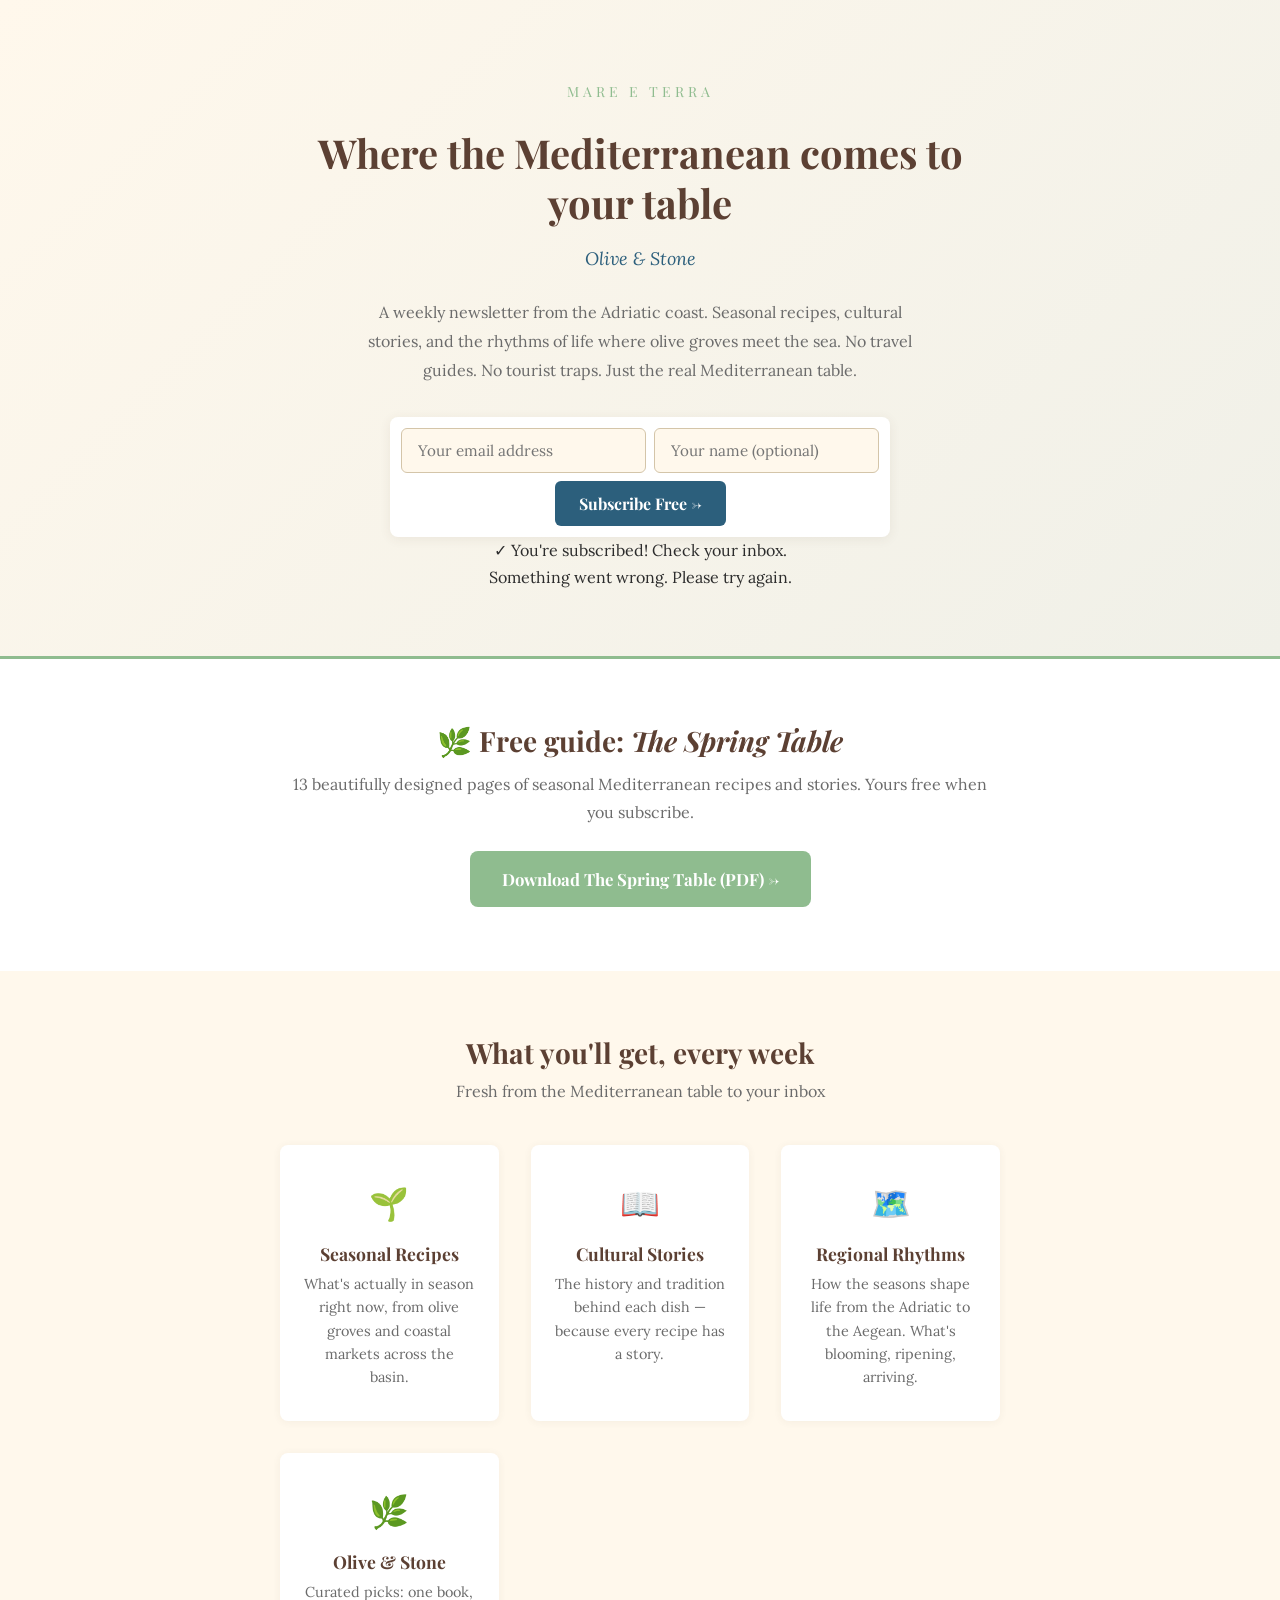
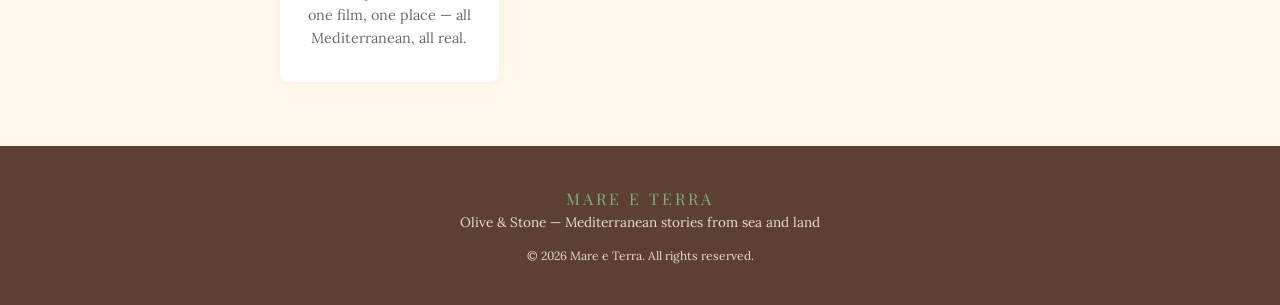
<file: public/index.html>
<!DOCTYPE html>
<html lang="en">
<head>
	<meta name="generator" content="Hugo 0.131.0">
  <meta charset="UTF-8">
  <meta name="viewport" content="width=device-width, initial-scale=1.0">
  <title>Mare e Terra — Mediterranean Food & Culture Newsletter</title>
  <meta name="description" content="Mediterranean food & culture newsletter — seasonal stories from sea and land.">
  <link rel="preconnect" href="https://fonts.googleapis.com">
  <link rel="preconnect" href="https://fonts.gstatic.com" crossorigin>
  <link href="https://fonts.googleapis.com/css2?family=Lora:ital,wght@0,400;0,600;1,400&family=Playfair+Display:wght@700&display=swap" rel="stylesheet">
  
  <style>/* Mare e Terra — Olive & Stone Brand */
:root {
  --sage: #8FBC8F;
  --limestone: #D4C5A9;
  --olive-wood: #5C4033;
  --cream: #FFF8EC;
  --adriatic-blue: #2C5F7C;
  --text-dark: #2C2C2C;
  --text-muted: #6B6B6B;
  --white: #FFFFFF;
  --max-width: 720px;
}
*, *::before, *::after { box-sizing: border-box; margin: 0; padding: 0; }
html { font-size: 16px; scroll-behavior: smooth; }
body {
  font-family: 'Lora', Georgia, 'Times New Roman', serif;
  color: var(--text-dark);
  background: var(--cream);
  line-height: 1.7;
  -webkit-font-smoothing: antialiased;
}
h1, h2, h3, h4 {
  font-family: 'Playfair Display', Georgia, 'Times New Roman', serif;
  font-weight: 700;
  color: var(--olive-wood);
  line-height: 1.25;
}
.hero {
  background: linear-gradient(135deg, var(--cream) 0%, #F0F0E8 100%);
  padding: 5rem 1.5rem 4rem;
  text-align: center;
  border-bottom: 3px solid var(--sage);
}
.hero-content { max-width: var(--max-width); margin: 0 auto; }
.hero-brand {
  font-family: 'Playfair Display', Georgia, serif;
  font-size: 0.875rem;
  color: var(--sage);
  letter-spacing: 4px;
  text-transform: uppercase;
  margin-bottom: 1.5rem;
}
.hero h1 { font-size: 2.5rem; margin-bottom: 1rem; color: var(--olive-wood); }
.hero .subtitle { font-size: 1.125rem; color: var(--adriatic-blue); font-style: italic; margin-bottom: 1.5rem; }
.hero .description {
  font-size: 1rem; color: var(--text-muted);
  max-width: 580px; margin: 0 auto 2rem; line-height: 1.8;
}
.signup-form {
  background: var(--white); padding: 0.7rem;
  border-radius: 8px; display: inline-flex; gap: 0.5rem;
  box-shadow: 0 2px 12px rgba(92,64,51,0.08);
  flex-wrap: wrap; justify-content: center; max-width: 500px; margin: 0 auto;
}
.signup-form input[type="email"], .signup-form input[type="text"] {
  padding: 0.75rem 1rem;
  border: 1px solid var(--limestone); border-radius: 6px;
  font-family: 'Lora', Georgia, serif; font-size: 0.95rem;
  color: var(--text-dark); background: var(--cream);
}
.signup-form input[type="email"] { flex: 1 1 200px; min-width: 200px; }
.signup-form input[type="text"] { flex: 1 1 180px; min-width: 160px; }
.signup-form input:focus { outline: none; border-color: var(--adriatic-blue); box-shadow: 0 0 0 3px rgba(44,95,124,0.1); }
.signup-form button {
  padding: 0.75rem 1.5rem; background: var(--adriatic-blue);
  color: var(--white); border: none; border-radius: 6px;
  font-family: 'Playfair Display', Georgia, serif; font-size: 1rem;
  font-weight: 700; cursor: pointer; transition: background 0.2s; white-space: nowrap;
}
.signup-form button:hover { background: #1A4A66; }
.lead-magnet { padding: 4rem 1.5rem; text-align: center; background: var(--white); }
.lead-magnet-inner { max-width: var(--max-width); margin: 0 auto; }
.lead-magnet h2 { font-size: 1.75rem; margin-bottom: 0.75rem; }
.lead-magnet .lead-desc { color: var(--text-muted); margin-bottom: 1.5rem; font-size: 1rem; line-height: 1.8; }
.download-btn {
  display: inline-block; padding: 0.85rem 2rem; background: var(--sage);
  color: var(--white); font-family: 'Playfair Display', Georgia, serif;
  font-size: 1.05rem; font-weight: 700; text-decoration: none; border-radius: 8px;
  transition: background 0.2s;
}
.download-btn:hover { background: #7AA87A; }
.features { padding: 4rem 1.5rem; background: var(--cream); }
.features-inner { max-width: var(--max-width); margin: 0 auto; text-align: center; }
.features h2 { font-size: 1.75rem; margin-bottom: 0.5rem; }
.features .feat-subtitle { color: var(--text-muted); margin-bottom: 2.5rem; font-size: 1rem; }
.feature-grid { display: grid; grid-template-columns: repeat(auto-fit, minmax(200px, 1fr)); gap: 2rem; }
.feature-card {
  background: var(--white); padding: 2rem 1.5rem;
  border-radius: 8px; box-shadow: 0 1px 8px rgba(92,64,51,0.06); text-align: center;
}
.feature-card .icon { font-size: 2rem; margin-bottom: 0.75rem; }
.feature-card h3 { font-size: 1.1rem; margin-bottom: 0.5rem; color: var(--olive-wood); }
.feature-card p { font-size: 0.9rem; color: var(--text-muted); line-height: 1.6; }
.site-footer {
  background: var(--olive-wood); color: var(--cream);
  padding: 2.5rem 1.5rem; text-align: center;
}
.site-footer p { font-size: 0.85rem; opacity: 0.85; line-height: 1.6; }
.site-footer .brand-name { font-family: 'Playfair Display', Georgia, serif; font-size: 1rem; color: var(--sage); letter-spacing: 3px; text-transform: uppercase; }
@media (max-width: 600px) {
  .hero h1 { font-size: 1.8rem; } .hero { padding: 3rem 1rem 2.5rem; }
  .signup-form { flex-direction: column; padding: 0; background: transparent; box-shadow: none; }
  .signup-form input, .signup-form button { width: 100%; }
  .feature-grid { grid-template-columns: 1fr; } .lead-magnet { padding: 2.5rem 1rem; }
}
</style>
  
  
  <script data-goatcounter="https://stats.mare-e-terra.local/count" async src="//gc.zgo.at/count.js"></script>
  
  
  <script defer src='https://static.cloudflareinsights.com/beacon.min.js' data-cf-beacon='{"token": "5763391af6994be98d83afb66faf138a"}'></script>
  
</head>
<body>

<section class="hero">
  <div class="hero-content">
    <p class="hero-brand">Mare e Terra</p>
    <h1>Where the Mediterranean comes to your table</h1>
    <p class="subtitle">Olive &amp; Stone</p>
    <p class="description">
      A weekly newsletter from the Adriatic coast. Seasonal recipes, cultural stories,
      and the rhythms of life where olive groves meet the sea. No travel guides.
      No tourist traps. Just the real Mediterranean table.
    </p>
    <form id="signup-form" class="signup-form"
          action="https://newsletters-feb-affair-campaign.trycloudflare.com/subscription/form"
          method="POST" target="listmonk-frame">
      <input type="hidden" name="l" value="af107ab2-4c17-4bca-a63f-784e6896deae">
      <input type="email" name="email" placeholder="Your email address" required>
      <input type="text" name="name" placeholder="Your name (optional)">
      <button type="submit">Subscribe Free →</button>
    </form>
    <iframe name="listmonk-frame" style="display:none;"></iframe>
    <div id="form-success" class="form-success">✓ You're subscribed! Check your inbox.</div>
    <div id="form-error" class="form-error">Something went wrong. Please try again.</div>
  </div>
</section>
<section class="lead-magnet">
  <div class="lead-magnet-inner">
    <h2>🌿 Free guide: <em>The Spring Table</em></h2>
    <p class="lead-desc">
      13 beautifully designed pages of seasonal Mediterranean recipes and stories.
      Yours free when you subscribe.
    </p>
    <a href="/pdf/the-spring-table.pdf" class="download-btn" download>Download The Spring Table (PDF) →</a>
  </div>
</section>
<section class="features">
  <div class="features-inner">
    <h2>What you'll get, every week</h2>
    <p class="feat-subtitle">Fresh from the Mediterranean table to your inbox</p>
    <div class="feature-grid">
      <div class="feature-card">
        <div class="icon">🌱</div>
        <h3>Seasonal Recipes</h3>
        <p>What's actually in season right now, from olive groves and coastal markets across the basin.</p>
      </div>
      <div class="feature-card">
        <div class="icon">📖</div>
        <h3>Cultural Stories</h3>
        <p>The history and tradition behind each dish — because every recipe has a story.</p>
      </div>
      <div class="feature-card">
        <div class="icon">🗺️</div>
        <h3>Regional Rhythms</h3>
        <p>How the seasons shape life from the Adriatic to the Aegean. What's blooming, ripening, arriving.</p>
      </div>
      <div class="feature-card">
        <div class="icon">🌿</div>
        <h3>Olive &amp; Stone</h3>
        <p>Curated picks: one book, one film, one place — all Mediterranean, all real.</p>
      </div>
    </div>
  </div>
</section>

<footer class="site-footer">
  <p><span class="brand-name">Mare e Terra</span></p>
  <p>Olive & Stone — Mediterranean stories from sea and land</p>
  <p style="margin-top:0.75rem;font-size:0.75rem;">&copy; 2026 Mare e Terra. All rights reserved.</p>
</footer>
</body>
</html>
</file>
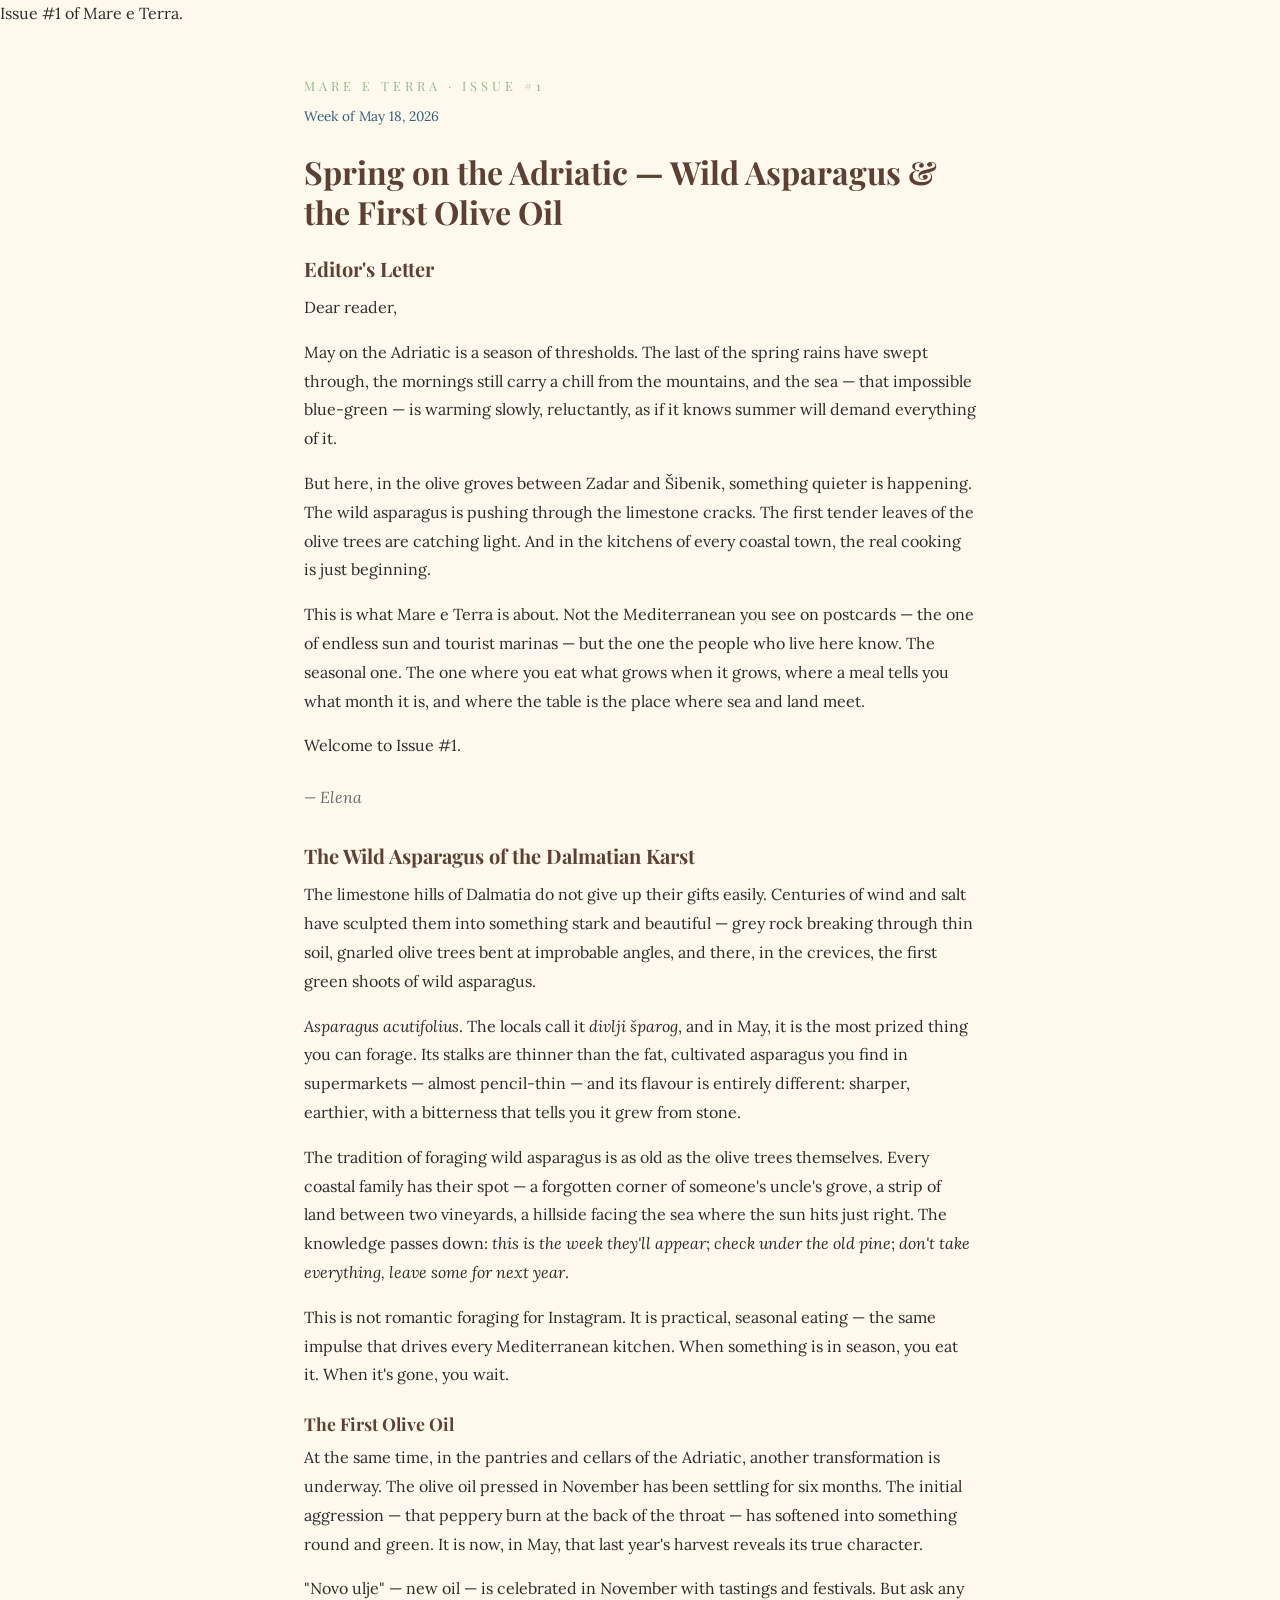
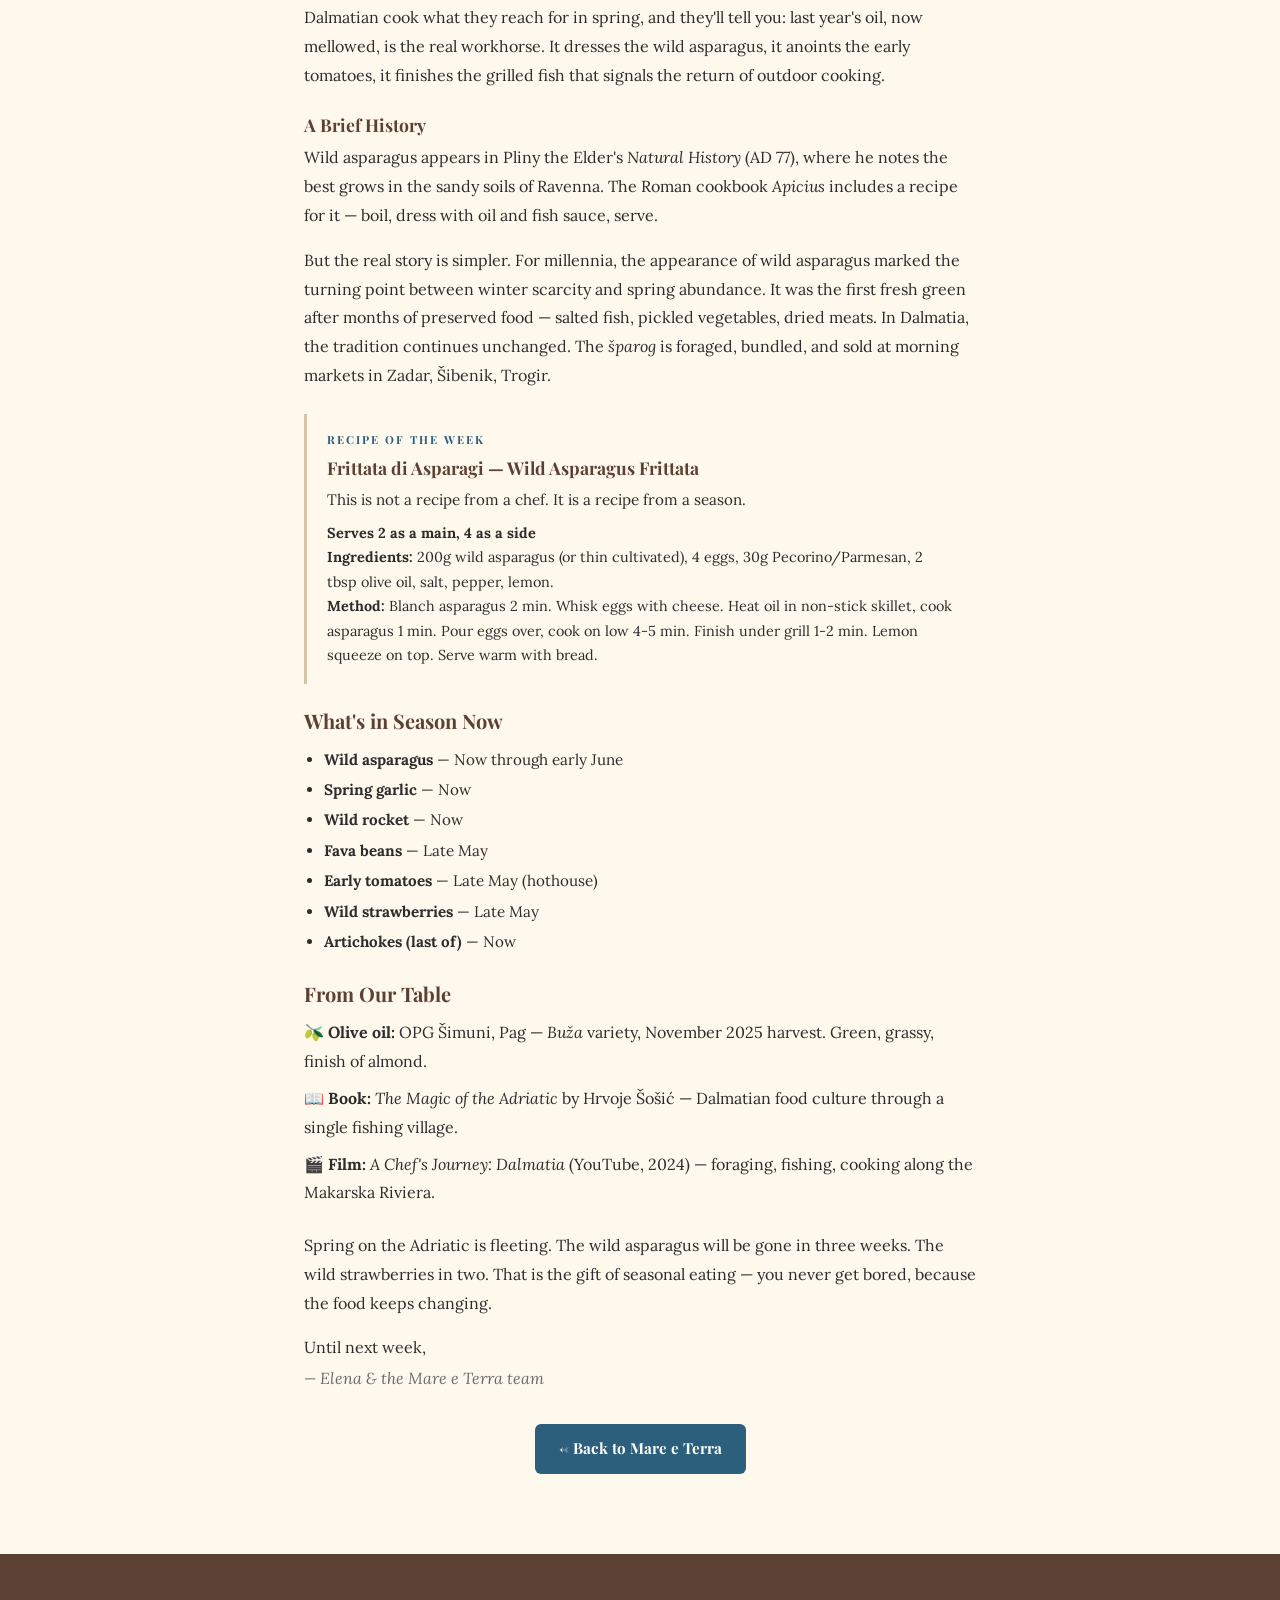
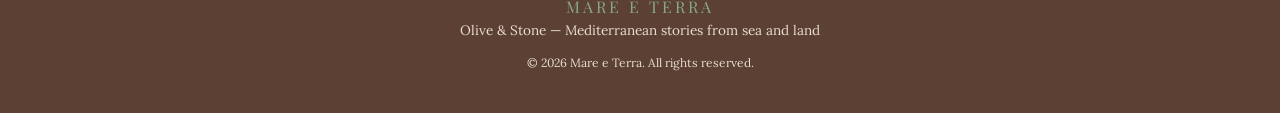
<file: public/issue-1/index.html>
<!DOCTYPE html>
<html lang="en">
<head>
  <meta charset="UTF-8">
  <meta name="viewport" content="width=device-width, initial-scale=1.0">
  <title>Issue #1 — Spring on the Adriatic — Mare e Terra</title>
  <meta name="description" content="Mediterranean food & culture newsletter — seasonal stories from sea and land.">
  <link rel="preconnect" href="https://fonts.googleapis.com">
  <link rel="preconnect" href="https://fonts.gstatic.com" crossorigin>
  <link href="https://fonts.googleapis.com/css2?family=Lora:ital,wght@0,400;0,600;1,400&family=Playfair+Display:wght@700&display=swap" rel="stylesheet">
  
  <style>/* Mare e Terra — Olive & Stone Brand */
:root {
  --sage: #8FBC8F;
  --limestone: #D4C5A9;
  --olive-wood: #5C4033;
  --cream: #FFF8EC;
  --adriatic-blue: #2C5F7C;
  --text-dark: #2C2C2C;
  --text-muted: #6B6B6B;
  --white: #FFFFFF;
  --max-width: 720px;
}
*, *::before, *::after { box-sizing: border-box; margin: 0; padding: 0; }
html { font-size: 16px; scroll-behavior: smooth; }
body {
  font-family: 'Lora', Georgia, 'Times New Roman', serif;
  color: var(--text-dark);
  background: var(--cream);
  line-height: 1.7;
  -webkit-font-smoothing: antialiased;
}
h1, h2, h3, h4 {
  font-family: 'Playfair Display', Georgia, 'Times New Roman', serif;
  font-weight: 700;
  color: var(--olive-wood);
  line-height: 1.25;
}
.hero {
  background: linear-gradient(135deg, var(--cream) 0%, #F0F0E8 100%);
  padding: 5rem 1.5rem 4rem;
  text-align: center;
  border-bottom: 3px solid var(--sage);
}
.hero-content { max-width: var(--max-width); margin: 0 auto; }
.hero-brand {
  font-family: 'Playfair Display', Georgia, serif;
  font-size: 0.875rem;
  color: var(--sage);
  letter-spacing: 4px;
  text-transform: uppercase;
  margin-bottom: 1.5rem;
}
.hero h1 { font-size: 2.5rem; margin-bottom: 1rem; color: var(--olive-wood); }
.hero .subtitle { font-size: 1.125rem; color: var(--adriatic-blue); font-style: italic; margin-bottom: 1.5rem; }
.hero .description {
  font-size: 1rem; color: var(--text-muted);
  max-width: 580px; margin: 0 auto 2rem; line-height: 1.8;
}
.signup-form {
  background: var(--white); padding: 0.7rem;
  border-radius: 8px; display: inline-flex; gap: 0.5rem;
  box-shadow: 0 2px 12px rgba(92,64,51,0.08);
  flex-wrap: wrap; justify-content: center; max-width: 500px; margin: 0 auto;
}
.signup-form input[type="email"], .signup-form input[type="text"] {
  padding: 0.75rem 1rem;
  border: 1px solid var(--limestone); border-radius: 6px;
  font-family: 'Lora', Georgia, serif; font-size: 0.95rem;
  color: var(--text-dark); background: var(--cream);
}
.signup-form input[type="email"] { flex: 1 1 200px; min-width: 200px; }
.signup-form input[type="text"] { flex: 1 1 180px; min-width: 160px; }
.signup-form input:focus { outline: none; border-color: var(--adriatic-blue); box-shadow: 0 0 0 3px rgba(44,95,124,0.1); }
.signup-form button {
  padding: 0.75rem 1.5rem; background: var(--adriatic-blue);
  color: var(--white); border: none; border-radius: 6px;
  font-family: 'Playfair Display', Georgia, serif; font-size: 1rem;
  font-weight: 700; cursor: pointer; transition: background 0.2s; white-space: nowrap;
}
.signup-form button:hover { background: #1A4A66; }
.lead-magnet { padding: 4rem 1.5rem; text-align: center; background: var(--white); }
.lead-magnet-inner { max-width: var(--max-width); margin: 0 auto; }
.lead-magnet h2 { font-size: 1.75rem; margin-bottom: 0.75rem; }
.lead-magnet .lead-desc { color: var(--text-muted); margin-bottom: 1.5rem; font-size: 1rem; line-height: 1.8; }
.download-btn {
  display: inline-block; padding: 0.85rem 2rem; background: var(--sage);
  color: var(--white); font-family: 'Playfair Display', Georgia, serif;
  font-size: 1.05rem; font-weight: 700; text-decoration: none; border-radius: 8px;
  transition: background 0.2s;
}
.download-btn:hover { background: #7AA87A; }
.features { padding: 4rem 1.5rem; background: var(--cream); }
.features-inner { max-width: var(--max-width); margin: 0 auto; text-align: center; }
.features h2 { font-size: 1.75rem; margin-bottom: 0.5rem; }
.features .feat-subtitle { color: var(--text-muted); margin-bottom: 2.5rem; font-size: 1rem; }
.feature-grid { display: grid; grid-template-columns: repeat(auto-fit, minmax(200px, 1fr)); gap: 2rem; }
.feature-card {
  background: var(--white); padding: 2rem 1.5rem;
  border-radius: 8px; box-shadow: 0 1px 8px rgba(92,64,51,0.06); text-align: center;
}
.feature-card .icon { font-size: 2rem; margin-bottom: 0.75rem; }
.feature-card h3 { font-size: 1.1rem; margin-bottom: 0.5rem; color: var(--olive-wood); }
.feature-card p { font-size: 0.9rem; color: var(--text-muted); line-height: 1.6; }
.site-footer {
  background: var(--olive-wood); color: var(--cream);
  padding: 2.5rem 1.5rem; text-align: center;
}
.site-footer p { font-size: 0.85rem; opacity: 0.85; line-height: 1.6; }
.site-footer .brand-name { font-family: 'Playfair Display', Georgia, serif; font-size: 1rem; color: var(--sage); letter-spacing: 3px; text-transform: uppercase; }
@media (max-width: 600px) {
  .hero h1 { font-size: 1.8rem; } .hero { padding: 3rem 1rem 2.5rem; }
  .signup-form { flex-direction: column; padding: 0; background: transparent; box-shadow: none; }
  .signup-form input, .signup-form button { width: 100%; }
  .feature-grid { grid-template-columns: 1fr; } .lead-magnet { padding: 2.5rem 1rem; }
}
</style>
  
  
  <script data-goatcounter="https://stats.mare-e-terra.local/count" async src="//gc.zgo.at/count.js"></script>
  
  
  <script defer src='https://static.cloudflareinsights.com/beacon.min.js' data-cf-beacon='{"token": "5763391af6994be98d83afb66faf138a"}'></script>
  
</head>
<body>

<p>Issue #1 of Mare e Terra.</p>
<section style="padding:3rem 1.5rem; max-width:720px; margin:0 auto;">
  <p style="font-family:'Playfair Display', Georgia, serif; font-size:0.8rem; color:#8FBC8F; letter-spacing:4px; text-transform:uppercase; margin-bottom:0.5rem;">Mare e Terra · Issue #1</p>
  <p style="font-size:0.85rem; color:#2C5F7C; margin-bottom:1.5rem;">Week of May 18, 2026</p>
  <h1 style="font-family:'Playfair Display', Georgia, serif; font-size:2rem; font-weight:700; color:#5C4033; line-height:1.25; margin-bottom:1.5rem;">Spring on the Adriatic — Wild Asparagus &amp; the First Olive Oil</h1>
  <h2 style="font-family:'Playfair Display', Georgia, serif; font-size:1.25rem; font-weight:700; color:#5C4033; margin:1.5rem 0 0.75rem;">Editor's Letter</h2>
  <p style="margin-bottom:1rem; line-height:1.8;">Dear reader,</p>
  <p style="margin-bottom:1rem; line-height:1.8;">May on the Adriatic is a season of thresholds. The last of the spring rains have swept through, the mornings still carry a chill from the mountains, and the sea — that impossible blue-green — is warming slowly, reluctantly, as if it knows summer will demand everything of it.</p>
  <p style="margin-bottom:1rem; line-height:1.8;">But here, in the olive groves between Zadar and Šibenik, something quieter is happening. The wild asparagus is pushing through the limestone cracks. The first tender leaves of the olive trees are catching light. And in the kitchens of every coastal town, the real cooking is just beginning.</p>
  <p style="margin-bottom:1rem; line-height:1.8;">This is what Mare e Terra is about. Not the Mediterranean you see on postcards — the one of endless sun and tourist marinas — but the one the people who live here know. The seasonal one. The one where you eat what grows when it grows, where a meal tells you what month it is, and where the table is the place where sea and land meet.</p>
  <p style="margin-bottom:1.5rem; line-height:1.8;">Welcome to Issue #1.</p>
  <p style="margin-bottom:2rem; color:#6B6B6B; font-style:italic;">— Elena</p>
  <h2 style="font-family:'Playfair Display', Georgia, serif; font-size:1.25rem; font-weight:700; color:#5C4033; margin:1.5rem 0 0.75rem;">The Wild Asparagus of the Dalmatian Karst</h2>
  <p style="margin-bottom:1rem; line-height:1.8;">The limestone hills of Dalmatia do not give up their gifts easily. Centuries of wind and salt have sculpted them into something stark and beautiful — grey rock breaking through thin soil, gnarled olive trees bent at improbable angles, and there, in the crevices, the first green shoots of wild asparagus.</p>
  <p style="margin-bottom:1rem; line-height:1.8;"><em>Asparagus acutifolius</em>. The locals call it <em>divlji šparog</em>, and in May, it is the most prized thing you can forage. Its stalks are thinner than the fat, cultivated asparagus you find in supermarkets — almost pencil-thin — and its flavour is entirely different: sharper, earthier, with a bitterness that tells you it grew from stone.</p>
  <p style="margin-bottom:1rem; line-height:1.8;">The tradition of foraging wild asparagus is as old as the olive trees themselves. Every coastal family has their spot — a forgotten corner of someone's uncle's grove, a strip of land between two vineyards, a hillside facing the sea where the sun hits just right. The knowledge passes down: <em>this is the week they'll appear</em>; <em>check under the old pine</em>; <em>don't take everything, leave some for next year</em>.</p>
  <p style="margin-bottom:1rem; line-height:1.8;">This is not romantic foraging for Instagram. It is practical, seasonal eating — the same impulse that drives every Mediterranean kitchen. When something is in season, you eat it. When it's gone, you wait.</p>
  <h3 style="font-family:'Playfair Display', Georgia, serif; font-size:1.1rem; font-weight:700; color:#5C4033; margin:1.5rem 0 0.5rem;">The First Olive Oil</h3>
  <p style="margin-bottom:1rem; line-height:1.8;">At the same time, in the pantries and cellars of the Adriatic, another transformation is underway. The olive oil pressed in November has been settling for six months. The initial aggression — that peppery burn at the back of the throat — has softened into something round and green. It is now, in May, that last year's harvest reveals its true character.</p>
  <p style="margin-bottom:1rem; line-height:1.8;">"Novo ulje" — new oil — is celebrated in November with tastings and festivals. But ask any Dalmatian cook what they reach for in spring, and they'll tell you: last year's oil, now mellowed, is the real workhorse. It dresses the wild asparagus, it anoints the early tomatoes, it finishes the grilled fish that signals the return of outdoor cooking.</p>
  <h3 style="font-family:'Playfair Display', Georgia, serif; font-size:1.1rem; font-weight:700; color:#5C4033; margin:1.5rem 0 0.5rem;">A Brief History</h3>
  <p style="margin-bottom:1rem; line-height:1.8;">Wild asparagus appears in Pliny the Elder's <em>Natural History</em> (AD 77), where he notes the best grows in the sandy soils of Ravenna. The Roman cookbook <em>Apicius</em> includes a recipe for it — boil, dress with oil and fish sauce, serve.</p>
  <p style="margin-bottom:1rem; line-height:1.8;">But the real story is simpler. For millennia, the appearance of wild asparagus marked the turning point between winter scarcity and spring abundance. It was the first fresh green after months of preserved food — salted fish, pickled vegetables, dried meats. In Dalmatia, the tradition continues unchanged. The <em>šparog</em> is foraged, bundled, and sold at morning markets in Zadar, Šibenik, Trogir.</p>
  <!-- Recipe box -->
  <div style="background-color:#FFF8EC; border-left:3px solid #D4C5A9; padding:1rem 1.25rem; margin:1.5rem 0; border-radius:0 4px 4px 0;">
    <p style="font-family:'Playfair Display', Georgia, serif; font-size:0.7rem; font-weight:700; color:#2C5F7C; letter-spacing:2px; text-transform:uppercase; margin-bottom:0.5rem;">Recipe of the Week</p>
    <h3 style="font-family:'Playfair Display', Georgia, serif; font-size:1.1rem; font-weight:700; color:#5C4033; margin-bottom:0.5rem;">Frittata di Asparagi — Wild Asparagus Frittata</h3>
    <p style="font-size:0.95rem; line-height:1.7; margin-bottom:0.5rem;">This is not a recipe from a chef. It is a recipe from a season.</p>
    <p style="font-size:0.9rem; line-height:1.7;"><strong>Serves 2 as a main, 4 as a side</strong></p>
    <p style="font-size:0.9rem; line-height:1.7;"><strong>Ingredients:</strong> 200g wild asparagus (or thin cultivated), 4 eggs, 30g Pecorino/Parmesan, 2 tbsp olive oil, salt, pepper, lemon.</p>
    <p style="font-size:0.9rem; line-height:1.7;"><strong>Method:</strong> Blanch asparagus 2 min. Whisk eggs with cheese. Heat oil in non-stick skillet, cook asparagus 1 min. Pour eggs over, cook on low 4-5 min. Finish under grill 1-2 min. Lemon squeeze on top. Serve warm with bread.</p>
  </div>
  <h2 style="font-family:'Playfair Display', Georgia, serif; font-size:1.25rem; font-weight:700; color:#5C4033; margin:1.5rem 0 0.75rem;">What's in Season Now</h2>
  <ul style="font-size:0.95rem; line-height:2; color:#2C2C2C; padding-left:1.25rem;">
    <li><strong>Wild asparagus</strong> — Now through early June</li>
    <li><strong>Spring garlic</strong> — Now</li>
    <li><strong>Wild rocket</strong> — Now</li>
    <li><strong>Fava beans</strong> — Late May</li>
    <li><strong>Early tomatoes</strong> — Late May (hothouse)</li>
    <li><strong>Wild strawberries</strong> — Late May</li>
    <li><strong>Artichokes (last of)</strong> — Now</li>
  </ul>
  <h2 style="font-family:'Playfair Display', Georgia, serif; font-size:1.25rem; font-weight:700; color:#5C4033; margin:1.5rem 0 0.75rem;">From Our Table</h2>
  <p style="margin-bottom:0.5rem; line-height:1.8;"><strong>🫒 Olive oil:</strong> OPG Šimuni, Pag — <em>Buža</em> variety, November 2025 harvest. Green, grassy, finish of almond.</p>
  <p style="margin-bottom:0.5rem; line-height:1.8;"><strong>📖 Book:</strong> <em>The Magic of the Adriatic</em> by Hrvoje Šošić — Dalmatian food culture through a single fishing village.</p>
  <p style="margin-bottom:1.5rem; line-height:1.8;"><strong>🎬 Film:</strong> <em>A Chef's Journey: Dalmatia</em> (YouTube, 2024) — foraging, fishing, cooking along the Makarska Riviera.</p>
  <p style="margin-bottom:1rem; line-height:1.8;">Spring on the Adriatic is fleeting. The wild asparagus will be gone in three weeks. The wild strawberries in two. That is the gift of seasonal eating — you never get bored, because the food keeps changing.</p>
  <p style="margin-bottom:0.25rem;">Until next week,</p>
  <p style="margin-bottom:2rem; color:#6B6B6B; font-style:italic;">— Elena &amp; the Mare e Terra team</p>
  <p style="text-align:center; margin:2rem 0;">
    <a href="/" style="display:inline-block; padding:0.75rem 1.5rem; background-color:#2C5F7C; color:#FFFFFF; text-decoration:none; font-family:'Playfair Display', Georgia, serif; font-size:0.95rem; font-weight:700; border-radius:6px;">← Back to Mare e Terra</a>
  </p>
</section>


<footer class="site-footer">
  <p><span class="brand-name">Mare e Terra</span></p>
  <p>Olive & Stone — Mediterranean stories from sea and land</p>
  <p style="margin-top:0.75rem;font-size:0.75rem;">&copy; 2026 Mare e Terra. All rights reserved.</p>
</footer>
</body>
</html>
</file>
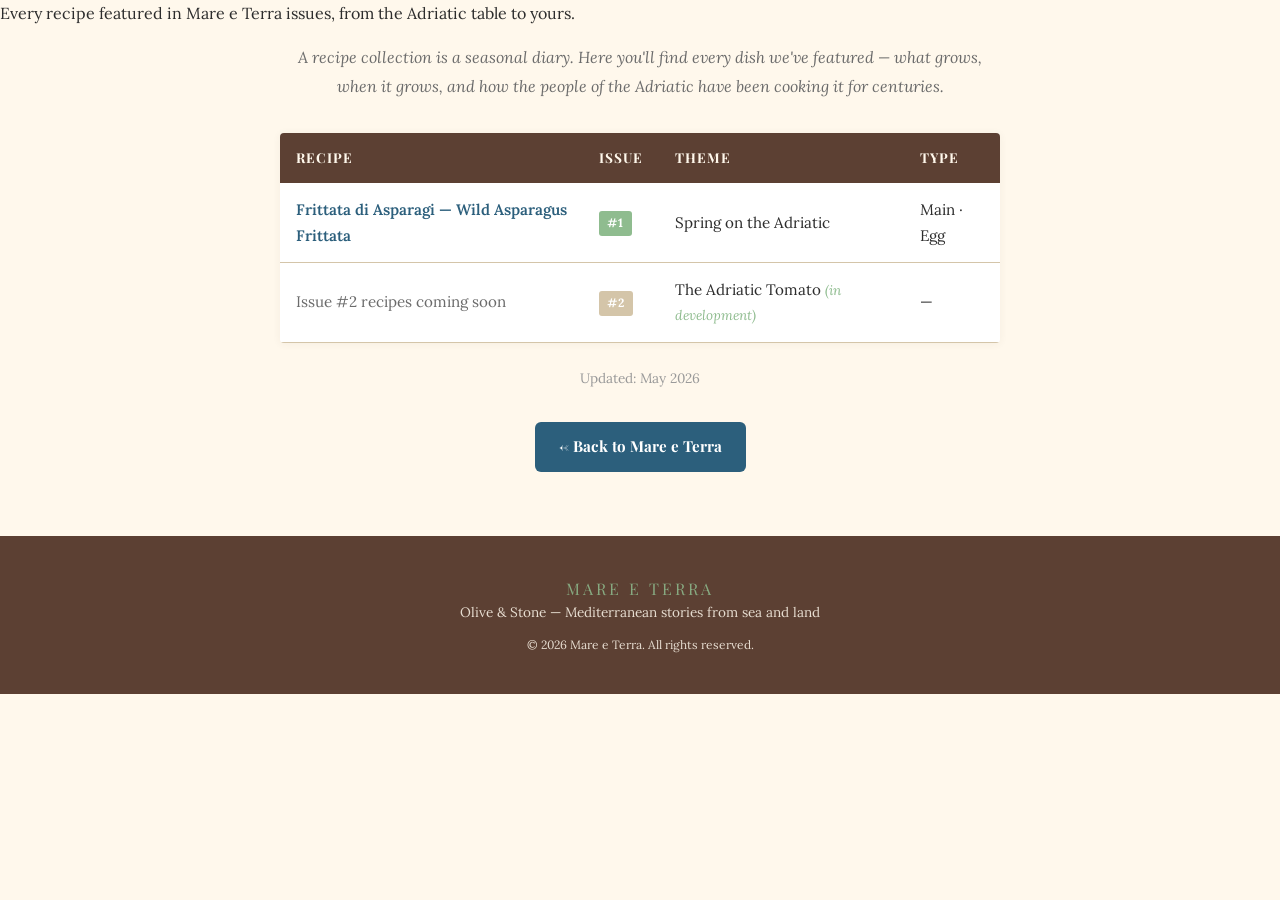
<file: public/recipes/index.html>
<!DOCTYPE html>
<html lang="en">
<head>
  <meta charset="UTF-8">
  <meta name="viewport" content="width=device-width, initial-scale=1.0">
  <title>🍽️ Recipe Archive — Mare e Terra</title>
  <meta name="description" content="Mediterranean food & culture newsletter — seasonal stories from sea and land.">
  <link rel="preconnect" href="https://fonts.googleapis.com">
  <link rel="preconnect" href="https://fonts.gstatic.com" crossorigin>
  <link href="https://fonts.googleapis.com/css2?family=Lora:ital,wght@0,400;0,600;1,400&family=Playfair+Display:wght@700&display=swap" rel="stylesheet">
  
  <style>/* Mare e Terra — Olive & Stone Brand */
:root {
  --sage: #8FBC8F;
  --limestone: #D4C5A9;
  --olive-wood: #5C4033;
  --cream: #FFF8EC;
  --adriatic-blue: #2C5F7C;
  --text-dark: #2C2C2C;
  --text-muted: #6B6B6B;
  --white: #FFFFFF;
  --max-width: 720px;
}
*, *::before, *::after { box-sizing: border-box; margin: 0; padding: 0; }
html { font-size: 16px; scroll-behavior: smooth; }
body {
  font-family: 'Lora', Georgia, 'Times New Roman', serif;
  color: var(--text-dark);
  background: var(--cream);
  line-height: 1.7;
  -webkit-font-smoothing: antialiased;
}
h1, h2, h3, h4 {
  font-family: 'Playfair Display', Georgia, 'Times New Roman', serif;
  font-weight: 700;
  color: var(--olive-wood);
  line-height: 1.25;
}
.hero {
  background: linear-gradient(135deg, var(--cream) 0%, #F0F0E8 100%);
  padding: 5rem 1.5rem 4rem;
  text-align: center;
  border-bottom: 3px solid var(--sage);
}
.hero-content { max-width: var(--max-width); margin: 0 auto; }
.hero-brand {
  font-family: 'Playfair Display', Georgia, serif;
  font-size: 0.875rem;
  color: var(--sage);
  letter-spacing: 4px;
  text-transform: uppercase;
  margin-bottom: 1.5rem;
}
.hero h1 { font-size: 2.5rem; margin-bottom: 1rem; color: var(--olive-wood); }
.hero .subtitle { font-size: 1.125rem; color: var(--adriatic-blue); font-style: italic; margin-bottom: 1.5rem; }
.hero .description {
  font-size: 1rem; color: var(--text-muted);
  max-width: 580px; margin: 0 auto 2rem; line-height: 1.8;
}
.signup-form {
  background: var(--white); padding: 0.7rem;
  border-radius: 8px; display: inline-flex; gap: 0.5rem;
  box-shadow: 0 2px 12px rgba(92,64,51,0.08);
  flex-wrap: wrap; justify-content: center; max-width: 500px; margin: 0 auto;
}
.signup-form input[type="email"], .signup-form input[type="text"] {
  padding: 0.75rem 1rem;
  border: 1px solid var(--limestone); border-radius: 6px;
  font-family: 'Lora', Georgia, serif; font-size: 0.95rem;
  color: var(--text-dark); background: var(--cream);
}
.signup-form input[type="email"] { flex: 1 1 200px; min-width: 200px; }
.signup-form input[type="text"] { flex: 1 1 180px; min-width: 160px; }
.signup-form input:focus { outline: none; border-color: var(--adriatic-blue); box-shadow: 0 0 0 3px rgba(44,95,124,0.1); }
.signup-form button {
  padding: 0.75rem 1.5rem; background: var(--adriatic-blue);
  color: var(--white); border: none; border-radius: 6px;
  font-family: 'Playfair Display', Georgia, serif; font-size: 1rem;
  font-weight: 700; cursor: pointer; transition: background 0.2s; white-space: nowrap;
}
.signup-form button:hover { background: #1A4A66; }
.lead-magnet { padding: 4rem 1.5rem; text-align: center; background: var(--white); }
.lead-magnet-inner { max-width: var(--max-width); margin: 0 auto; }
.lead-magnet h2 { font-size: 1.75rem; margin-bottom: 0.75rem; }
.lead-magnet .lead-desc { color: var(--text-muted); margin-bottom: 1.5rem; font-size: 1rem; line-height: 1.8; }
.download-btn {
  display: inline-block; padding: 0.85rem 2rem; background: var(--sage);
  color: var(--white); font-family: 'Playfair Display', Georgia, serif;
  font-size: 1.05rem; font-weight: 700; text-decoration: none; border-radius: 8px;
  transition: background 0.2s;
}
.download-btn:hover { background: #7AA87A; }
.features { padding: 4rem 1.5rem; background: var(--cream); }
.features-inner { max-width: var(--max-width); margin: 0 auto; text-align: center; }
.features h2 { font-size: 1.75rem; margin-bottom: 0.5rem; }
.features .feat-subtitle { color: var(--text-muted); margin-bottom: 2.5rem; font-size: 1rem; }
.feature-grid { display: grid; grid-template-columns: repeat(auto-fit, minmax(200px, 1fr)); gap: 2rem; }
.feature-card {
  background: var(--white); padding: 2rem 1.5rem;
  border-radius: 8px; box-shadow: 0 1px 8px rgba(92,64,51,0.06); text-align: center;
}
.feature-card .icon { font-size: 2rem; margin-bottom: 0.75rem; }
.feature-card h3 { font-size: 1.1rem; margin-bottom: 0.5rem; color: var(--olive-wood); }
.feature-card p { font-size: 0.9rem; color: var(--text-muted); line-height: 1.6; }
.site-footer {
  background: var(--olive-wood); color: var(--cream);
  padding: 2.5rem 1.5rem; text-align: center;
}
.site-footer p { font-size: 0.85rem; opacity: 0.85; line-height: 1.6; }
.site-footer .brand-name { font-family: 'Playfair Display', Georgia, serif; font-size: 1rem; color: var(--sage); letter-spacing: 3px; text-transform: uppercase; }
@media (max-width: 600px) {
  .hero h1 { font-size: 1.8rem; } .hero { padding: 3rem 1rem 2.5rem; }
  .signup-form { flex-direction: column; padding: 0; background: transparent; box-shadow: none; }
  .signup-form input, .signup-form button { width: 100%; }
  .feature-grid { grid-template-columns: 1fr; } .lead-magnet { padding: 2.5rem 1rem; }
}
</style>
  
  
  <script data-goatcounter="https://stats.mare-e-terra.local/count" async src="//gc.zgo.at/count.js"></script>
  
  
  <script defer src='https://static.cloudflareinsights.com/beacon.min.js' data-cf-beacon='{"token": "5763391af6994be98d83afb66faf138a"}'></script>
  
</head>
<body>

<p>Every recipe featured in Mare e Terra issues, from the Adriatic table to yours.</p>
<section style="max-width:720px; margin:0 auto; padding:1rem 0 2rem;">
  <p style="margin-bottom:2rem; line-height:1.8; color:#6B6B6B; font-style:italic; text-align:center;">
    A recipe collection is a seasonal diary. Here you'll find every dish we've featured — what grows, when it grows, and how the people of the Adriatic have been cooking it for centuries.
  </p>
  <table style="width:100%; border-collapse:collapse; background:#FFFFFF; border-radius:4px; overflow:hidden; box-shadow:0 1px 8px rgba(92,64,51,0.06);">
    <thead>
      <tr>
        <th style="background:#5C4033; color:#FFF8EC; font-family:'Playfair Display',Georgia,serif; font-size:0.85rem; font-weight:700; padding:0.85rem 1rem; text-align:left; letter-spacing:1px; text-transform:uppercase;">Recipe</th>
        <th style="background:#5C4033; color:#FFF8EC; font-family:'Playfair Display',Georgia,serif; font-size:0.85rem; font-weight:700; padding:0.85rem 1rem; text-align:left; letter-spacing:1px; text-transform:uppercase;">Issue</th>
        <th style="background:#5C4033; color:#FFF8EC; font-family:'Playfair Display',Georgia,serif; font-size:0.85rem; font-weight:700; padding:0.85rem 1rem; text-align:left; letter-spacing:1px; text-transform:uppercase;">Theme</th>
        <th style="background:#5C4033; color:#FFF8EC; font-family:'Playfair Display',Georgia,serif; font-size:0.85rem; font-weight:700; padding:0.85rem 1rem; text-align:left; letter-spacing:1px; text-transform:uppercase;">Type</th>
      </tr>
    </thead>
    <tbody>
      <tr>
        <td style="padding:0.85rem 1rem; border-bottom:1px solid #D4C5A9; font-size:0.95rem;"><a href="/issue-1/" style="color:#2C5F7C; text-decoration:none; font-weight:600;">Frittata di Asparagi — Wild Asparagus Frittata</a></td>
        <td style="padding:0.85rem 1rem; border-bottom:1px solid #D4C5A9; font-size:0.95rem;"><span style="display:inline-block; background:#8FBC8F; color:#FFFFFF; font-size:0.75rem; font-weight:700; padding:2px 8px; border-radius:3px; letter-spacing:1px;">#1</span></td>
        <td style="padding:0.85rem 1rem; border-bottom:1px solid #D4C5A9; font-size:0.95rem;">Spring on the Adriatic</td>
        <td style="padding:0.85rem 1rem; border-bottom:1px solid #D4C5A9; font-size:0.95rem;">Main · Egg</td>
      </tr>
      <tr>
        <td style="padding:0.85rem 1rem; border-bottom:1px solid #D4C5A9; font-size:0.95rem; color:#6B6B6B;">Issue #2 recipes coming soon</td>
        <td style="padding:0.85rem 1rem; border-bottom:1px solid #D4C5A9; font-size:0.95rem;"><span style="display:inline-block; background:#D4C5A9; color:#FFFFFF; font-size:0.75rem; font-weight:700; padding:2px 8px; border-radius:3px; letter-spacing:1px;">#2</span></td>
        <td style="padding:0.85rem 1rem; border-bottom:1px solid #D4C5A9; font-size:0.95rem;">The Adriatic Tomato <span style="color:#8FBC8F; font-style:italic; font-size:0.85rem;">(in development)</span></td>
        <td style="padding:0.85rem 1rem; border-bottom:1px solid #D4C5A9; font-size:0.95rem;">—</td>
      </tr>
    </tbody>
  </table>
  <p style="text-align:center; margin-top:1.5rem; font-size:0.85rem; color:#999;">
    Updated: May 2026
  </p>
  <p style="text-align:center; margin:2rem 0;">
    <a href="/" style="display:inline-block; padding:0.75rem 1.5rem; background-color:#2C5F7C; color:#FFFFFF; text-decoration:none; font-family:'Playfair Display',Georgia,serif; font-size:0.95rem; font-weight:700; border-radius:6px;">← Back to Mare e Terra</a>
  </p>
</section>


<footer class="site-footer">
  <p><span class="brand-name">Mare e Terra</span></p>
  <p>Olive & Stone — Mediterranean stories from sea and land</p>
  <p style="margin-top:0.75rem;font-size:0.75rem;">&copy; 2026 Mare e Terra. All rights reserved.</p>
</footer>
</body>
</html>
</file>
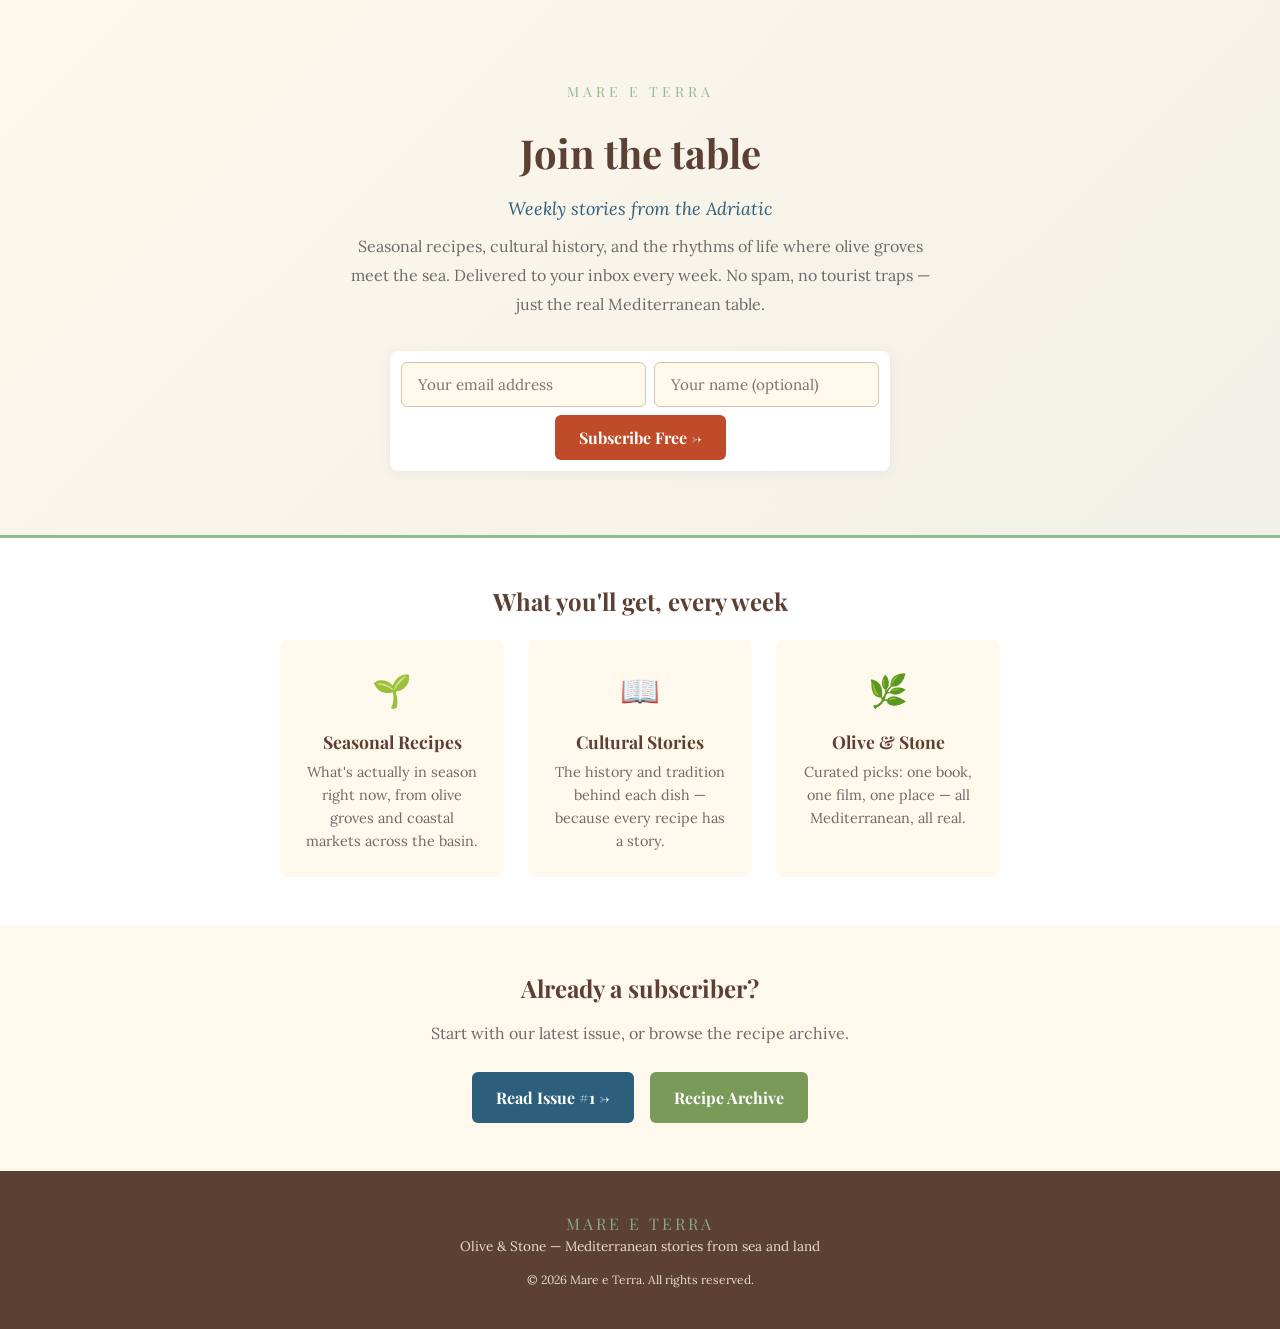
<file: public/subscribe/index.html>
<!doctype html><html lang=en><head><meta charset=UTF-8><meta name=viewport content="width=device-width,initial-scale=1"><title>Subscribe — Mare e Terra — Mare e Terra</title>
<meta name=description content="Mediterranean food & culture newsletter — seasonal stories from sea and land."><link rel=preconnect href=https://fonts.googleapis.com><link rel=preconnect href=https://fonts.gstatic.com crossorigin><link href="https://fonts.googleapis.com/css2?family=Lora:ital,wght@0,400;0,600;1,400&family=Playfair+Display:wght@700&display=swap" rel=stylesheet><style>:root{--sage:#8FBC8F;--limestone:#D4C5A9;--olive-wood:#5C4033;--cream:#FFF8EC;--adriatic-blue:#2C5F7C;--text-dark:#2C2C2C;--text-muted:#6B6B6B;--white:#FFFFFF;--max-width:720px}*,*::before,*::after{box-sizing:border-box;margin:0;padding:0}html{font-size:16px;scroll-behavior:smooth}body{font-family:lora,Georgia,times new roman,serif;color:var(--text-dark);background:var(--cream);line-height:1.7;-webkit-font-smoothing:antialiased}h1,h2,h3,h4{font-family:playfair display,Georgia,times new roman,serif;font-weight:700;color:var(--olive-wood);line-height:1.25}.hero{background:linear-gradient(135deg,var(--cream) 0%,#F0F0E8 100%);padding:5rem 1.5rem 4rem;text-align:center;border-bottom:3px solid var(--sage)}.hero-content{max-width:var(--max-width);margin:0 auto}.hero-brand{font-family:playfair display,Georgia,serif;font-size:.875rem;color:var(--sage);letter-spacing:4px;text-transform:uppercase;margin-bottom:1.5rem}.hero h1{font-size:2.5rem;margin-bottom:1rem;color:var(--olive-wood)}.hero .subtitle{font-size:1.125rem;color:var(--adriatic-blue);font-style:italic;margin-bottom:1.5rem}.hero .description{font-size:1rem;color:var(--text-muted);max-width:580px;margin:0 auto 2rem;line-height:1.8}.signup-form{background:var(--white);padding:.7rem;border-radius:8px;display:inline-flex;gap:.5rem;box-shadow:0 2px 12px rgba(92,64,51,8%);flex-wrap:wrap;justify-content:center;max-width:500px;margin:0 auto}.signup-form input[type=email],.signup-form input[type=text]{padding:.75rem 1rem;border:1px solid var(--limestone);border-radius:6px;font-family:lora,Georgia,serif;font-size:.95rem;color:var(--text-dark);background:var(--cream)}.signup-form input[type=email]{flex:1 1 200px;min-width:200px}.signup-form input[type=text]{flex:1 1 180px;min-width:160px}.signup-form input:focus{outline:none;border-color:var(--adriatic-blue);box-shadow:0 0 0 3px rgba(44,95,124,.1)}.signup-form button{padding:.75rem 1.5rem;background:var(--adriatic-blue);color:var(--white);border:none;border-radius:6px;font-family:playfair display,Georgia,serif;font-size:1rem;font-weight:700;cursor:pointer;transition:background .2s;white-space:nowrap}.signup-form button:hover{background:#1a4a66}.lead-magnet{padding:4rem 1.5rem;text-align:center;background:var(--white)}.lead-magnet-inner{max-width:var(--max-width);margin:0 auto}.lead-magnet h2{font-size:1.75rem;margin-bottom:.75rem}.lead-magnet .lead-desc{color:var(--text-muted);margin-bottom:1.5rem;font-size:1rem;line-height:1.8}.download-btn{display:inline-block;padding:.85rem 2rem;background:var(--sage);color:var(--white);font-family:playfair display,Georgia,serif;font-size:1.05rem;font-weight:700;text-decoration:none;border-radius:8px;transition:background .2s}.download-btn:hover{background:#7aa87a}.features{padding:4rem 1.5rem;background:var(--cream)}.features-inner{max-width:var(--max-width);margin:0 auto;text-align:center}.features h2{font-size:1.75rem;margin-bottom:.5rem}.features .feat-subtitle{color:var(--text-muted);margin-bottom:2.5rem;font-size:1rem}.feature-grid{display:grid;grid-template-columns:repeat(auto-fit,minmax(200px,1fr));gap:2rem}.feature-card{background:var(--white);padding:2rem 1.5rem;border-radius:8px;box-shadow:0 1px 8px rgba(92,64,51,6%);text-align:center}.feature-card .icon{font-size:2rem;margin-bottom:.75rem}.feature-card h3{font-size:1.1rem;margin-bottom:.5rem;color:var(--olive-wood)}.feature-card p{font-size:.9rem;color:var(--text-muted);line-height:1.6}.site-footer{background:var(--olive-wood);color:var(--cream);padding:2.5rem 1.5rem;text-align:center}.site-footer p{font-size:.85rem;opacity:.85;line-height:1.6}.site-footer .brand-name{font-family:playfair display,Georgia,serif;font-size:1rem;color:var(--sage);letter-spacing:3px;text-transform:uppercase}@media(max-width:600px){.hero h1{font-size:1.8rem}.hero{padding:3rem 1rem 2.5rem}.signup-form{flex-direction:column;padding:0;background:0 0;box-shadow:none}.signup-form input,.signup-form button{width:100%}.feature-grid{grid-template-columns:1fr}.lead-magnet{padding:2.5rem 1rem}}</style><script data-goatcounter=https://stats.mare-e-terra.local/count async src=//gc.zgo.at/count.js></script><script defer src=https://static.cloudflareinsights.com/beacon.min.js data-cf-beacon='{"token": "5763391af6994be98d83afb66faf138a"}'></script></head><body><div style=display:none>Mare e Terra — Subscribe page</div><section class=hero style="padding:5rem 1.5rem 4rem;text-align:center;background:linear-gradient(135deg,#FFF8EC 0%,#F0F0E8 100%);border-bottom:3px solid #8fbc8f"><div class=hero-content style="max-width:720px;margin:0 auto"><p class=hero-brand style="font-family:playfair display,Georgia,serif;font-size:.875rem;color:#8fbc8f;letter-spacing:4px;text-transform:uppercase;margin-bottom:1.5rem">Mare e Terra</p><h1 style="font-family:playfair display,Georgia,serif;font-size:2.5rem;font-weight:700;color:#5c4033;margin-bottom:1rem;line-height:1.25">Join the table</h1><p class=subtitle style=font-size:1.125rem;color:#2c5f7c;font-style:italic;margin-bottom:.5rem>Weekly stories from the Adriatic</p><p class=description style="font-size:1rem;color:#6b6b6b;max-width:580px;margin:0 auto 2rem;line-height:1.8">Seasonal recipes, cultural history, and the rhythms of life where olive groves meet the sea.
Delivered to your inbox every week. No spam, no tourist traps — just the real Mediterranean table.</p><form id=subscribe-form class=signup-form action=http://localhost:9000/subscription/form method=POST target=listmonk-frame style="background:#fff;padding:.7rem;border-radius:8px;display:inline-flex;gap:.5rem;box-shadow:0 2px 12px rgba(92,64,51,8%);flex-wrap:wrap;justify-content:center;max-width:500px;margin:0 auto"><input type=hidden name=l value=af107ab2-4c17-4bca-a63f-784e6896deae>
<input type=email name=email placeholder="Your email address" required style="padding:.75rem 1rem;border:1px solid #d4c5a9;border-radius:6px;font-family:lora,Georgia,serif;font-size:.95rem;color:#2c2c2c;background:#fff8ec;flex:1 1 200px;min-width:200px">
<input type=text name=name placeholder="Your name (optional)" style="padding:.75rem 1rem;border:1px solid #d4c5a9;border-radius:6px;font-family:lora,Georgia,serif;font-size:.95rem;color:#2c2c2c;background:#fff8ec;flex:1 1 180px;min-width:160px">
<button type=submit style="padding:.75rem 1.5rem;background:#bf4b28;color:#fff;border:none;border-radius:6px;font-family:playfair display,Georgia,serif;font-size:1rem;font-weight:700;cursor:pointer;white-space:nowrap;transition:background .2s">
Subscribe Free →</button></form><iframe name=listmonk-frame style=display:none></iframe><div id=form-success style=display:none;margin-top:1rem;color:#7a9a5a;font-weight:600>✓ You're subscribed! Check your inbox.</div><div id=form-error style=display:none;margin-top:1rem;color:#bf4b28>Something went wrong. Please try again.</div></div></section><section style="padding:3rem 1.5rem;background:#fff"><div style="max-width:720px;margin:0 auto"><h2 style="font-family:playfair display,Georgia,serif;font-size:1.5rem;font-weight:700;color:#5c4033;margin-bottom:1.5rem;text-align:center">What you'll get, every week</h2><div style=display:grid;grid-template-columns:repeat(auto-fit,minmax(200px,1fr));gap:1.5rem><div style=background:#fff8ec;padding:1.5rem;border-radius:8px;text-align:center><div style=font-size:2rem;margin-bottom:.75rem>🌱</div><h3 style="font-family:playfair display,Georgia,serif;font-size:1.1rem;font-weight:700;color:#5c4033;margin-bottom:.5rem">Seasonal Recipes</h3><p style=font-size:.9rem;color:#6b6b6b;line-height:1.6>What's actually in season right now, from olive groves and coastal markets across the basin.</p></div><div style=background:#fff8ec;padding:1.5rem;border-radius:8px;text-align:center><div style=font-size:2rem;margin-bottom:.75rem>📖</div><h3 style="font-family:playfair display,Georgia,serif;font-size:1.1rem;font-weight:700;color:#5c4033;margin-bottom:.5rem">Cultural Stories</h3><p style=font-size:.9rem;color:#6b6b6b;line-height:1.6>The history and tradition behind each dish — because every recipe has a story.</p></div><div style=background:#fff8ec;padding:1.5rem;border-radius:8px;text-align:center><div style=font-size:2rem;margin-bottom:.75rem>🌿</div><h3 style="font-family:playfair display,Georgia,serif;font-size:1.1rem;font-weight:700;color:#5c4033;margin-bottom:.5rem">Olive & Stone</h3><p style=font-size:.9rem;color:#6b6b6b;line-height:1.6>Curated picks: one book, one film, one place — all Mediterranean, all real.</p></div></div></div></section><section style="padding:3rem 1.5rem;background:#fff8ec"><div style="max-width:720px;margin:0 auto;text-align:center"><h2 style="font-family:playfair display,Georgia,serif;font-size:1.5rem;font-weight:700;color:#5c4033;margin-bottom:1rem">Already a subscriber?</h2><p style=color:#6b6b6b;margin-bottom:1.5rem;line-height:1.8>Start with our latest issue, or browse the recipe archive.</p><p><a href=/issue-1/ style="display:inline-block;padding:.75rem 1.5rem;background:#2c5f7c;color:#fff;text-decoration:none;font-family:playfair display,Georgia,serif;font-size:1rem;font-weight:700;border-radius:6px;margin-right:.75rem">Read Issue #1 →</a>
<a href=/recipes/ style="display:inline-block;padding:.75rem 1.5rem;background:#7a9a5a;color:#fff;text-decoration:none;font-family:playfair display,Georgia,serif;font-size:1rem;font-weight:700;border-radius:6px">Recipe Archive</a></p></div></section><footer class=site-footer><p><span class=brand-name>Mare e Terra</span></p><p>Olive & Stone — Mediterranean stories from sea and land</p><p style=margin-top:.75rem;font-size:.75rem>&copy; 2026 Mare e Terra. All rights reserved.</p></footer></body></html>
</file>
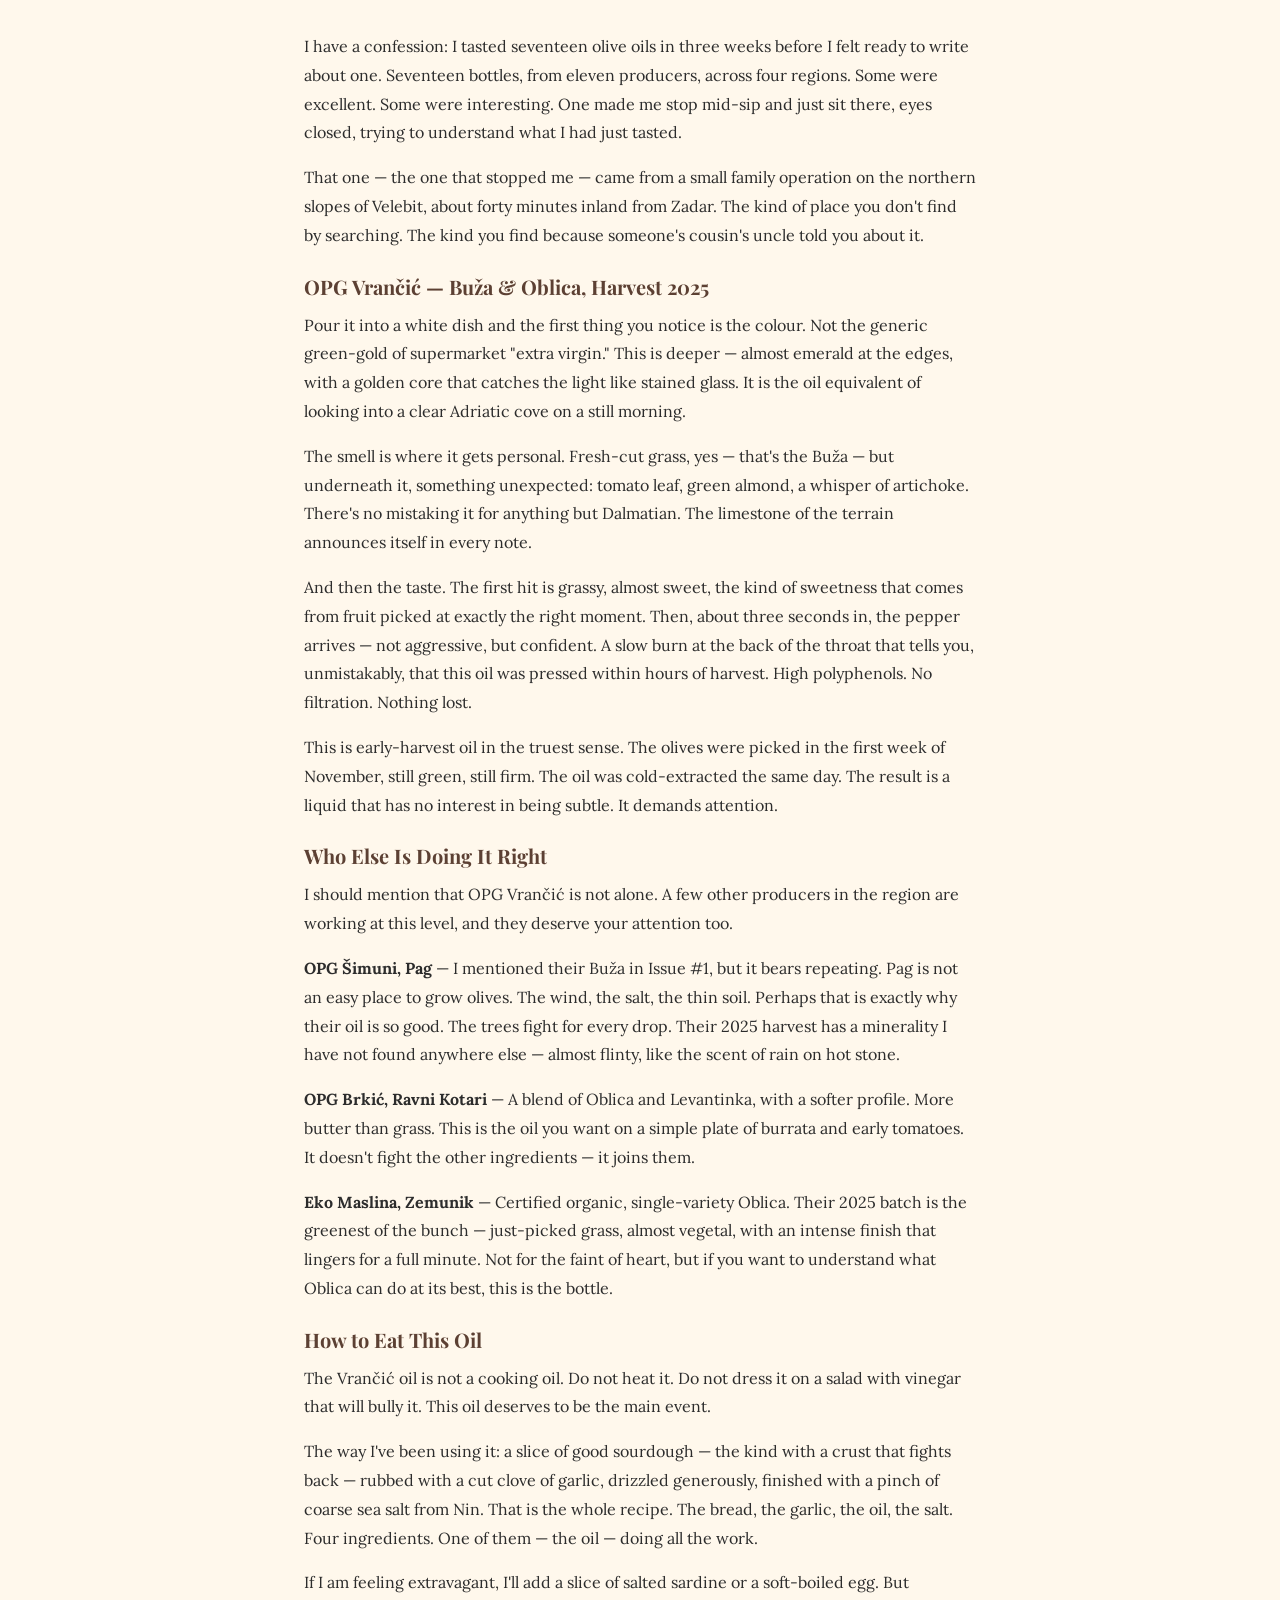
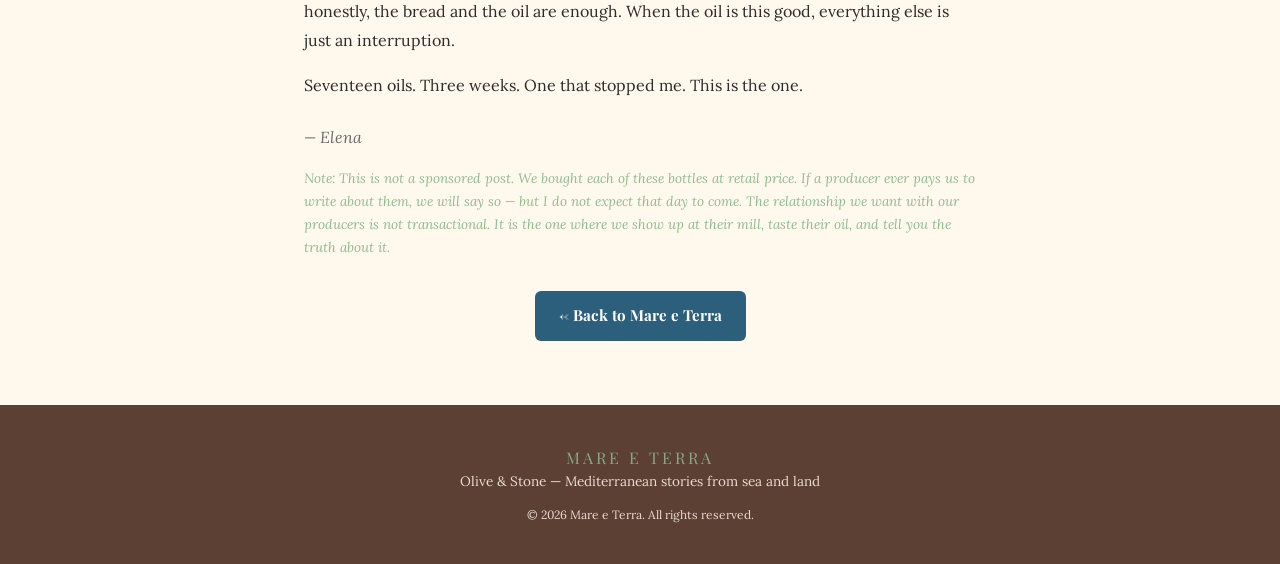
<file: public/post/the-olive-oil-were-obsessed-with/index.html>
<!DOCTYPE html>
<html lang="en">
<head>
  <meta charset="UTF-8">
  <meta name="viewport" content="width=device-width, initial-scale=1.0">
  <title>The Olive Oil We&#39;re Obsessed With Right Now — Mare e Terra</title>
  <meta name="description" content="Mediterranean food & culture newsletter — seasonal stories from sea and land.">
  <link rel="preconnect" href="https://fonts.googleapis.com">
  <link rel="preconnect" href="https://fonts.gstatic.com" crossorigin>
  <link href="https://fonts.googleapis.com/css2?family=Lora:ital,wght@0,400;0,600;1,400&family=Playfair+Display:wght@700&display=swap" rel="stylesheet">
  
  <style>/* Mare e Terra — Olive & Stone Brand */
:root {
  --sage: #8FBC8F;
  --limestone: #D4C5A9;
  --olive-wood: #5C4033;
  --cream: #FFF8EC;
  --adriatic-blue: #2C5F7C;
  --text-dark: #2C2C2C;
  --text-muted: #6B6B6B;
  --white: #FFFFFF;
  --max-width: 720px;
}
*, *::before, *::after { box-sizing: border-box; margin: 0; padding: 0; }
html { font-size: 16px; scroll-behavior: smooth; }
body {
  font-family: 'Lora', Georgia, 'Times New Roman', serif;
  color: var(--text-dark);
  background: var(--cream);
  line-height: 1.7;
  -webkit-font-smoothing: antialiased;
}
h1, h2, h3, h4 {
  font-family: 'Playfair Display', Georgia, 'Times New Roman', serif;
  font-weight: 700;
  color: var(--olive-wood);
  line-height: 1.25;
}
.hero {
  background: linear-gradient(135deg, var(--cream) 0%, #F0F0E8 100%);
  padding: 5rem 1.5rem 4rem;
  text-align: center;
  border-bottom: 3px solid var(--sage);
}
.hero-content { max-width: var(--max-width); margin: 0 auto; }
.hero-brand {
  font-family: 'Playfair Display', Georgia, serif;
  font-size: 0.875rem;
  color: var(--sage);
  letter-spacing: 4px;
  text-transform: uppercase;
  margin-bottom: 1.5rem;
}
.hero h1 { font-size: 2.5rem; margin-bottom: 1rem; color: var(--olive-wood); }
.hero .subtitle { font-size: 1.125rem; color: var(--adriatic-blue); font-style: italic; margin-bottom: 1.5rem; }
.hero .description {
  font-size: 1rem; color: var(--text-muted);
  max-width: 580px; margin: 0 auto 2rem; line-height: 1.8;
}
.signup-form {
  background: var(--white); padding: 0.7rem;
  border-radius: 8px; display: inline-flex; gap: 0.5rem;
  box-shadow: 0 2px 12px rgba(92,64,51,0.08);
  flex-wrap: wrap; justify-content: center; max-width: 500px; margin: 0 auto;
}
.signup-form input[type="email"], .signup-form input[type="text"] {
  padding: 0.75rem 1rem;
  border: 1px solid var(--limestone); border-radius: 6px;
  font-family: 'Lora', Georgia, serif; font-size: 0.95rem;
  color: var(--text-dark); background: var(--cream);
}
.signup-form input[type="email"] { flex: 1 1 200px; min-width: 200px; }
.signup-form input[type="text"] { flex: 1 1 180px; min-width: 160px; }
.signup-form input:focus { outline: none; border-color: var(--adriatic-blue); box-shadow: 0 0 0 3px rgba(44,95,124,0.1); }
.signup-form button {
  padding: 0.75rem 1.5rem; background: var(--adriatic-blue);
  color: var(--white); border: none; border-radius: 6px;
  font-family: 'Playfair Display', Georgia, serif; font-size: 1rem;
  font-weight: 700; cursor: pointer; transition: background 0.2s; white-space: nowrap;
}
.signup-form button:hover { background: #1A4A66; }
.lead-magnet { padding: 4rem 1.5rem; text-align: center; background: var(--white); }
.lead-magnet-inner { max-width: var(--max-width); margin: 0 auto; }
.lead-magnet h2 { font-size: 1.75rem; margin-bottom: 0.75rem; }
.lead-magnet .lead-desc { color: var(--text-muted); margin-bottom: 1.5rem; font-size: 1rem; line-height: 1.8; }
.download-btn {
  display: inline-block; padding: 0.85rem 2rem; background: var(--sage);
  color: var(--white); font-family: 'Playfair Display', Georgia, serif;
  font-size: 1.05rem; font-weight: 700; text-decoration: none; border-radius: 8px;
  transition: background 0.2s;
}
.download-btn:hover { background: #7AA87A; }
.features { padding: 4rem 1.5rem; background: var(--cream); }
.features-inner { max-width: var(--max-width); margin: 0 auto; text-align: center; }
.features h2 { font-size: 1.75rem; margin-bottom: 0.5rem; }
.features .feat-subtitle { color: var(--text-muted); margin-bottom: 2.5rem; font-size: 1rem; }
.feature-grid { display: grid; grid-template-columns: repeat(auto-fit, minmax(200px, 1fr)); gap: 2rem; }
.feature-card {
  background: var(--white); padding: 2rem 1.5rem;
  border-radius: 8px; box-shadow: 0 1px 8px rgba(92,64,51,0.06); text-align: center;
}
.feature-card .icon { font-size: 2rem; margin-bottom: 0.75rem; }
.feature-card h3 { font-size: 1.1rem; margin-bottom: 0.5rem; color: var(--olive-wood); }
.feature-card p { font-size: 0.9rem; color: var(--text-muted); line-height: 1.6; }
.site-footer {
  background: var(--olive-wood); color: var(--cream);
  padding: 2.5rem 1.5rem; text-align: center;
}
.site-footer p { font-size: 0.85rem; opacity: 0.85; line-height: 1.6; }
.site-footer .brand-name { font-family: 'Playfair Display', Georgia, serif; font-size: 1rem; color: var(--sage); letter-spacing: 3px; text-transform: uppercase; }
@media (max-width: 600px) {
  .hero h1 { font-size: 1.8rem; } .hero { padding: 3rem 1rem 2.5rem; }
  .signup-form { flex-direction: column; padding: 0; background: transparent; box-shadow: none; }
  .signup-form input, .signup-form button { width: 100%; }
  .feature-grid { grid-template-columns: 1fr; } .lead-magnet { padding: 2.5rem 1rem; }
}
</style>
  
  
  <script data-goatcounter="https://stats.mare-e-terra.local/count" async src="//gc.zgo.at/count.js"></script>
  
  
  <script defer src='https://static.cloudflareinsights.com/beacon.min.js' data-cf-beacon='{"token": "5763391af6994be98d83afb66faf138a"}'></script>
  
</head>
<body>

<section style="padding:2rem 1.5rem; max-width:720px; margin:0 auto;">
  <p style="line-height:1.8; margin-bottom:1rem;">I have a confession: I tasted seventeen olive oils in three weeks before I felt ready to write about one. Seventeen bottles, from eleven producers, across four regions. Some were excellent. Some were interesting. One made me stop mid-sip and just sit there, eyes closed, trying to understand what I had just tasted.</p>
  <p style="line-height:1.8; margin-bottom:1rem;">That one — the one that stopped me — came from a small family operation on the northern slopes of Velebit, about forty minutes inland from Zadar. The kind of place you don't find by searching. The kind you find because someone's cousin's uncle told you about it.</p>
  <h2 style="font-family:'Playfair Display', Georgia, serif; font-size:1.25rem; font-weight:700; color:#5C4033; margin:1.5rem 0 0.75rem;">OPG Vrančić — Buža &amp; Oblica, Harvest 2025</h2>
  <p style="line-height:1.8; margin-bottom:1rem;">Pour it into a white dish and the first thing you notice is the colour. Not the generic green-gold of supermarket "extra virgin." This is deeper — almost emerald at the edges, with a golden core that catches the light like stained glass. It is the oil equivalent of looking into a clear Adriatic cove on a still morning.</p>
  <p style="line-height:1.8; margin-bottom:1rem;">The smell is where it gets personal. Fresh-cut grass, yes — that's the Buža — but underneath it, something unexpected: tomato leaf, green almond, a whisper of artichoke. There's no mistaking it for anything but Dalmatian. The limestone of the terrain announces itself in every note.</p>
  <p style="line-height:1.8; margin-bottom:1rem;">And then the taste. The first hit is grassy, almost sweet, the kind of sweetness that comes from fruit picked at exactly the right moment. Then, about three seconds in, the pepper arrives — not aggressive, but confident. A slow burn at the back of the throat that tells you, unmistakably, that this oil was pressed within hours of harvest. High polyphenols. No filtration. Nothing lost.</p>
  <p style="line-height:1.8; margin-bottom:1rem;">This is early-harvest oil in the truest sense. The olives were picked in the first week of November, still green, still firm. The oil was cold-extracted the same day. The result is a liquid that has no interest in being subtle. It demands attention.</p>
  <h2 style="font-family:'Playfair Display', Georgia, serif; font-size:1.25rem; font-weight:700; color:#5C4033; margin:1.5rem 0 0.75rem;">Who Else Is Doing It Right</h2>
  <p style="line-height:1.8; margin-bottom:1rem;">I should mention that OPG Vrančić is not alone. A few other producers in the region are working at this level, and they deserve your attention too.</p>
  <p style="line-height:1.8; margin-bottom:1rem;"><strong>OPG Šimuni, Pag</strong> — I mentioned their Buža in Issue #1, but it bears repeating. Pag is not an easy place to grow olives. The wind, the salt, the thin soil. Perhaps that is exactly why their oil is so good. The trees fight for every drop. Their 2025 harvest has a minerality I have not found anywhere else — almost flinty, like the scent of rain on hot stone.</p>
  <p style="line-height:1.8; margin-bottom:1rem;"><strong>OPG Brkić, Ravni Kotari</strong> — A blend of Oblica and Levantinka, with a softer profile. More butter than grass. This is the oil you want on a simple plate of burrata and early tomatoes. It doesn't fight the other ingredients — it joins them.</p>
  <p style="line-height:1.8; margin-bottom:1rem;"><strong>Eko Maslina, Zemunik</strong> — Certified organic, single-variety Oblica. Their 2025 batch is the greenest of the bunch — just-picked grass, almost vegetal, with an intense finish that lingers for a full minute. Not for the faint of heart, but if you want to understand what Oblica can do at its best, this is the bottle.</p>
  <h2 style="font-family:'Playfair Display', Georgia, serif; font-size:1.25rem; font-weight:700; color:#5C4033; margin:1.5rem 0 0.75rem;">How to Eat This Oil</h2>
  <p style="line-height:1.8; margin-bottom:1rem;">The Vrančić oil is not a cooking oil. Do not heat it. Do not dress it on a salad with vinegar that will bully it. This oil deserves to be the main event.</p>
  <p style="line-height:1.8; margin-bottom:1rem;">The way I've been using it: a slice of good sourdough — the kind with a crust that fights back — rubbed with a cut clove of garlic, drizzled generously, finished with a pinch of coarse sea salt from Nin. That is the whole recipe. The bread, the garlic, the oil, the salt. Four ingredients. One of them — the oil — doing all the work.</p>
  <p style="line-height:1.8; margin-bottom:1rem;">If I am feeling extravagant, I'll add a slice of salted sardine or a soft-boiled egg. But honestly, the bread and the oil are enough. When the oil is this good, everything else is just an interruption.</p>
  <p style="line-height:1.8; margin-bottom:0.5rem;">Seventeen oils. Three weeks. One that stopped me. This is the one.</p>
  <p style="margin-top:1.5rem; margin-bottom:0.25rem; color:#6B6B6B;"><em>— Elena</em></p>
  <p style="font-size:0.85rem; color:#8FBC8F; margin-top:1rem;"><em>Note: This is not a sponsored post. We bought each of these bottles at retail price. If a producer ever pays us to write about them, we will say so — but I do not expect that day to come. The relationship we want with our producers is not transactional. It is the one where we show up at their mill, taste their oil, and tell you the truth about it.</em></p>
  <p style="text-align:center; margin:2rem 0;">
    <a href="/" style="display:inline-block; padding:0.75rem 1.5rem; background-color:#2C5F7C; color:#FFFFFF; text-decoration:none; font-family:'Playfair Display', Georgia, serif; font-size:0.95rem; font-weight:700; border-radius:6px;">← Back to Mare e Terra</a>
  </p>
</section>


<footer class="site-footer">
  <p><span class="brand-name">Mare e Terra</span></p>
  <p>Olive & Stone — Mediterranean stories from sea and land</p>
  <p style="margin-top:0.75rem;font-size:0.75rem;">&copy; 2026 Mare e Terra. All rights reserved.</p>
</footer>
</body>
</html>
</file>
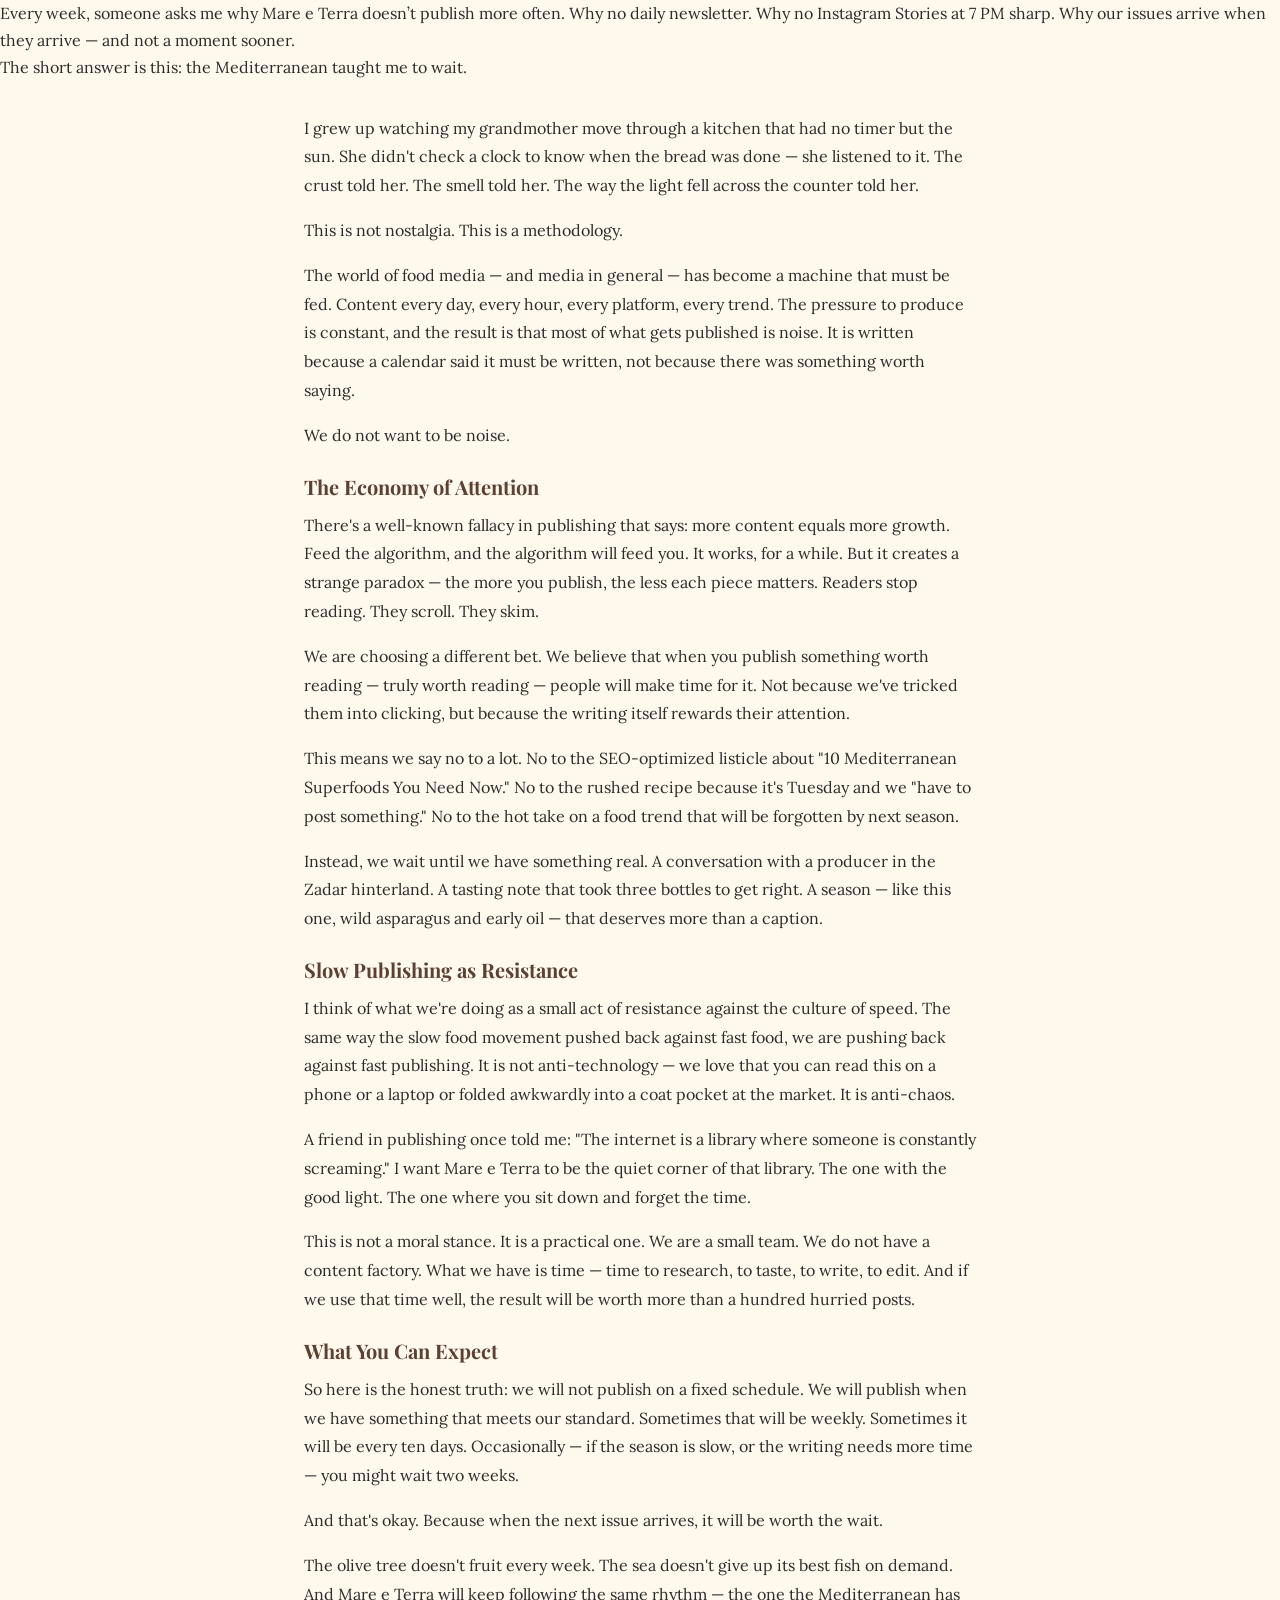
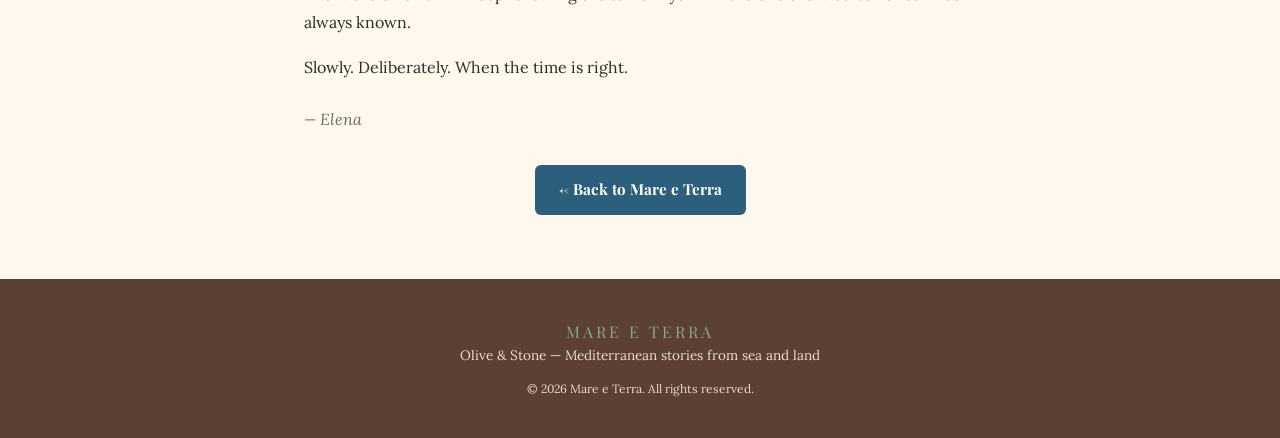
<file: public/post/why-we-dont-rush/index.html>
<!DOCTYPE html>
<html lang="en">
<head>
  <meta charset="UTF-8">
  <meta name="viewport" content="width=device-width, initial-scale=1.0">
  <title>Why We Don&#39;t Rush: The Case for Thoughtful Innovation — Mare e Terra</title>
  <meta name="description" content="Mediterranean food & culture newsletter — seasonal stories from sea and land.">
  <link rel="preconnect" href="https://fonts.googleapis.com">
  <link rel="preconnect" href="https://fonts.gstatic.com" crossorigin>
  <link href="https://fonts.googleapis.com/css2?family=Lora:ital,wght@0,400;0,600;1,400&family=Playfair+Display:wght@700&display=swap" rel="stylesheet">
  
  <style>/* Mare e Terra — Olive & Stone Brand */
:root {
  --sage: #8FBC8F;
  --limestone: #D4C5A9;
  --olive-wood: #5C4033;
  --cream: #FFF8EC;
  --adriatic-blue: #2C5F7C;
  --text-dark: #2C2C2C;
  --text-muted: #6B6B6B;
  --white: #FFFFFF;
  --max-width: 720px;
}
*, *::before, *::after { box-sizing: border-box; margin: 0; padding: 0; }
html { font-size: 16px; scroll-behavior: smooth; }
body {
  font-family: 'Lora', Georgia, 'Times New Roman', serif;
  color: var(--text-dark);
  background: var(--cream);
  line-height: 1.7;
  -webkit-font-smoothing: antialiased;
}
h1, h2, h3, h4 {
  font-family: 'Playfair Display', Georgia, 'Times New Roman', serif;
  font-weight: 700;
  color: var(--olive-wood);
  line-height: 1.25;
}
.hero {
  background: linear-gradient(135deg, var(--cream) 0%, #F0F0E8 100%);
  padding: 5rem 1.5rem 4rem;
  text-align: center;
  border-bottom: 3px solid var(--sage);
}
.hero-content { max-width: var(--max-width); margin: 0 auto; }
.hero-brand {
  font-family: 'Playfair Display', Georgia, serif;
  font-size: 0.875rem;
  color: var(--sage);
  letter-spacing: 4px;
  text-transform: uppercase;
  margin-bottom: 1.5rem;
}
.hero h1 { font-size: 2.5rem; margin-bottom: 1rem; color: var(--olive-wood); }
.hero .subtitle { font-size: 1.125rem; color: var(--adriatic-blue); font-style: italic; margin-bottom: 1.5rem; }
.hero .description {
  font-size: 1rem; color: var(--text-muted);
  max-width: 580px; margin: 0 auto 2rem; line-height: 1.8;
}
.signup-form {
  background: var(--white); padding: 0.7rem;
  border-radius: 8px; display: inline-flex; gap: 0.5rem;
  box-shadow: 0 2px 12px rgba(92,64,51,0.08);
  flex-wrap: wrap; justify-content: center; max-width: 500px; margin: 0 auto;
}
.signup-form input[type="email"], .signup-form input[type="text"] {
  padding: 0.75rem 1rem;
  border: 1px solid var(--limestone); border-radius: 6px;
  font-family: 'Lora', Georgia, serif; font-size: 0.95rem;
  color: var(--text-dark); background: var(--cream);
}
.signup-form input[type="email"] { flex: 1 1 200px; min-width: 200px; }
.signup-form input[type="text"] { flex: 1 1 180px; min-width: 160px; }
.signup-form input:focus { outline: none; border-color: var(--adriatic-blue); box-shadow: 0 0 0 3px rgba(44,95,124,0.1); }
.signup-form button {
  padding: 0.75rem 1.5rem; background: var(--adriatic-blue);
  color: var(--white); border: none; border-radius: 6px;
  font-family: 'Playfair Display', Georgia, serif; font-size: 1rem;
  font-weight: 700; cursor: pointer; transition: background 0.2s; white-space: nowrap;
}
.signup-form button:hover { background: #1A4A66; }
.lead-magnet { padding: 4rem 1.5rem; text-align: center; background: var(--white); }
.lead-magnet-inner { max-width: var(--max-width); margin: 0 auto; }
.lead-magnet h2 { font-size: 1.75rem; margin-bottom: 0.75rem; }
.lead-magnet .lead-desc { color: var(--text-muted); margin-bottom: 1.5rem; font-size: 1rem; line-height: 1.8; }
.download-btn {
  display: inline-block; padding: 0.85rem 2rem; background: var(--sage);
  color: var(--white); font-family: 'Playfair Display', Georgia, serif;
  font-size: 1.05rem; font-weight: 700; text-decoration: none; border-radius: 8px;
  transition: background 0.2s;
}
.download-btn:hover { background: #7AA87A; }
.features { padding: 4rem 1.5rem; background: var(--cream); }
.features-inner { max-width: var(--max-width); margin: 0 auto; text-align: center; }
.features h2 { font-size: 1.75rem; margin-bottom: 0.5rem; }
.features .feat-subtitle { color: var(--text-muted); margin-bottom: 2.5rem; font-size: 1rem; }
.feature-grid { display: grid; grid-template-columns: repeat(auto-fit, minmax(200px, 1fr)); gap: 2rem; }
.feature-card {
  background: var(--white); padding: 2rem 1.5rem;
  border-radius: 8px; box-shadow: 0 1px 8px rgba(92,64,51,0.06); text-align: center;
}
.feature-card .icon { font-size: 2rem; margin-bottom: 0.75rem; }
.feature-card h3 { font-size: 1.1rem; margin-bottom: 0.5rem; color: var(--olive-wood); }
.feature-card p { font-size: 0.9rem; color: var(--text-muted); line-height: 1.6; }
.site-footer {
  background: var(--olive-wood); color: var(--cream);
  padding: 2.5rem 1.5rem; text-align: center;
}
.site-footer p { font-size: 0.85rem; opacity: 0.85; line-height: 1.6; }
.site-footer .brand-name { font-family: 'Playfair Display', Georgia, serif; font-size: 1rem; color: var(--sage); letter-spacing: 3px; text-transform: uppercase; }
@media (max-width: 600px) {
  .hero h1 { font-size: 1.8rem; } .hero { padding: 3rem 1rem 2.5rem; }
  .signup-form { flex-direction: column; padding: 0; background: transparent; box-shadow: none; }
  .signup-form input, .signup-form button { width: 100%; }
  .feature-grid { grid-template-columns: 1fr; } .lead-magnet { padding: 2.5rem 1rem; }
}
</style>
  
  
  <script data-goatcounter="https://stats.mare-e-terra.local/count" async src="//gc.zgo.at/count.js"></script>
  
  
  <script defer src='https://static.cloudflareinsights.com/beacon.min.js' data-cf-beacon='{"token": "5763391af6994be98d83afb66faf138a"}'></script>
  
</head>
<body>

<p>Every week, someone asks me why Mare e Terra doesn&rsquo;t publish more often. Why no daily newsletter. Why no Instagram Stories at 7 PM sharp. Why our issues arrive when they arrive — and not a moment sooner.</p>
<p>The short answer is this: the Mediterranean taught me to wait.</p>
<section style="padding:2rem 1.5rem; max-width:720px; margin:0 auto;">
  <p style="line-height:1.8; margin-bottom:1rem;">I grew up watching my grandmother move through a kitchen that had no timer but the sun. She didn't check a clock to know when the bread was done — she listened to it. The crust told her. The smell told her. The way the light fell across the counter told her.</p>
  <p style="line-height:1.8; margin-bottom:1rem;">This is not nostalgia. This is a methodology.</p>
  <p style="line-height:1.8; margin-bottom:1rem;">The world of food media — and media in general — has become a machine that must be fed. Content every day, every hour, every platform, every trend. The pressure to produce is constant, and the result is that most of what gets published is noise. It is written because a calendar said it must be written, not because there was something worth saying.</p>
  <p style="line-height:1.8; margin-bottom:1rem;">We do not want to be noise.</p>
  <h2 style="font-family:'Playfair Display', Georgia, serif; font-size:1.25rem; font-weight:700; color:#5C4033; margin:1.5rem 0 0.75rem;">The Economy of Attention</h2>
  <p style="line-height:1.8; margin-bottom:1rem;">There's a well-known fallacy in publishing that says: more content equals more growth. Feed the algorithm, and the algorithm will feed you. It works, for a while. But it creates a strange paradox — the more you publish, the less each piece matters. Readers stop reading. They scroll. They skim.</p>
  <p style="line-height:1.8; margin-bottom:1rem;">We are choosing a different bet. We believe that when you publish something worth reading — truly worth reading — people will make time for it. Not because we've tricked them into clicking, but because the writing itself rewards their attention.</p>
  <p style="line-height:1.8; margin-bottom:1rem;">This means we say no to a lot. No to the SEO-optimized listicle about "10 Mediterranean Superfoods You Need Now." No to the rushed recipe because it's Tuesday and we "have to post something." No to the hot take on a food trend that will be forgotten by next season.</p>
  <p style="line-height:1.8; margin-bottom:1rem;">Instead, we wait until we have something real. A conversation with a producer in the Zadar hinterland. A tasting note that took three bottles to get right. A season — like this one, wild asparagus and early oil — that deserves more than a caption.</p>
  <h2 style="font-family:'Playfair Display', Georgia, serif; font-size:1.25rem; font-weight:700; color:#5C4033; margin:1.5rem 0 0.75rem;">Slow Publishing as Resistance</h2>
  <p style="line-height:1.8; margin-bottom:1rem;">I think of what we're doing as a small act of resistance against the culture of speed. The same way the slow food movement pushed back against fast food, we are pushing back against fast publishing. It is not anti-technology — we love that you can read this on a phone or a laptop or folded awkwardly into a coat pocket at the market. It is anti-chaos.</p>
  <p style="line-height:1.8; margin-bottom:1rem;">A friend in publishing once told me: "The internet is a library where someone is constantly screaming." I want Mare e Terra to be the quiet corner of that library. The one with the good light. The one where you sit down and forget the time.</p>
  <p style="line-height:1.8; margin-bottom:1rem;">This is not a moral stance. It is a practical one. We are a small team. We do not have a content factory. What we have is time — time to research, to taste, to write, to edit. And if we use that time well, the result will be worth more than a hundred hurried posts.</p>
  <h2 style="font-family:'Playfair Display', Georgia, serif; font-size:1.25rem; font-weight:700; color:#5C4033; margin:1.5rem 0 0.75rem;">What You Can Expect</h2>
  <p style="line-height:1.8; margin-bottom:1rem;">So here is the honest truth: we will not publish on a fixed schedule. We will publish when we have something that meets our standard. Sometimes that will be weekly. Sometimes it will be every ten days. Occasionally — if the season is slow, or the writing needs more time — you might wait two weeks.</p>
  <p style="line-height:1.8; margin-bottom:1rem;">And that's okay. Because when the next issue arrives, it will be worth the wait.</p>
  <p style="line-height:1.8; margin-bottom:1rem;">The olive tree doesn't fruit every week. The sea doesn't give up its best fish on demand. And Mare e Terra will keep following the same rhythm — the one the Mediterranean has always known.</p>
  <p style="line-height:1.8; margin-bottom:0.5rem;">Slowly. Deliberately. When the time is right.</p>
  <p style="margin-top:1.5rem; margin-bottom:0.25rem; color:#6B6B6B;"><em>— Elena</em></p>
  <p style="text-align:center; margin:2rem 0;">
    <a href="/" style="display:inline-block; padding:0.75rem 1.5rem; background-color:#2C5F7C; color:#FFFFFF; text-decoration:none; font-family:'Playfair Display', Georgia, serif; font-size:0.95rem; font-weight:700; border-radius:6px;">← Back to Mare e Terra</a>
  </p>
</section>


<footer class="site-footer">
  <p><span class="brand-name">Mare e Terra</span></p>
  <p>Olive & Stone — Mediterranean stories from sea and land</p>
  <p style="margin-top:0.75rem;font-size:0.75rem;">&copy; 2026 Mare e Terra. All rights reserved.</p>
</footer>
</body>
</html>
</file>
